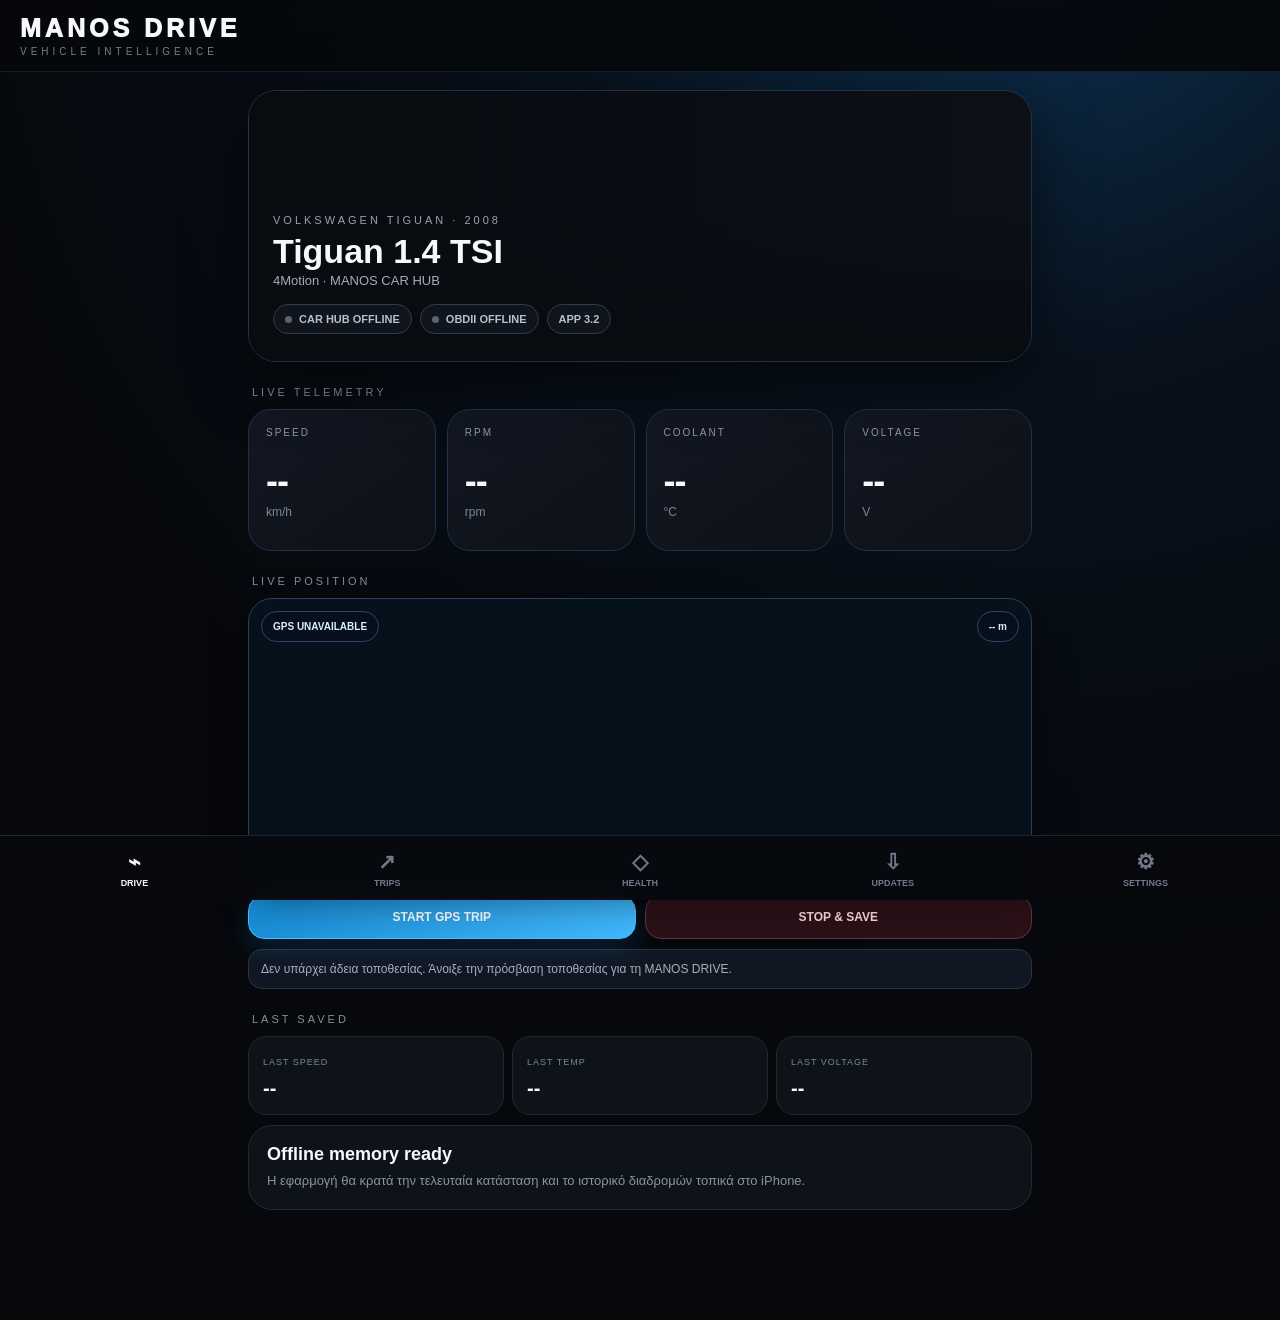
<file: index.html>
<!doctype html>
<html lang="el">
<head>
<meta charset="utf-8">
<meta name="viewport" content="width=device-width,initial-scale=1,viewport-fit=cover">
<meta name="theme-color" content="#06080c">
<meta name="apple-mobile-web-app-capable" content="yes">
<meta name="apple-mobile-web-app-status-bar-style" content="black-translucent">
<link rel="manifest" href="manifest.webmanifest">
<title>MANOS DRIVE</title>
<style>
:root{font-family:-apple-system,BlinkMacSystemFont,"Segoe UI",sans-serif;color:#f6f8fb;background:#06080c;--panel:#0d1420;--line:#213149;--muted:#8d9aab;--accent:#35a7ff;--accent2:#6ad5ff;--danger:#ff4d67}
*{box-sizing:border-box}html,body{margin:0;background:radial-gradient(circle at 80% -10%,#0d3558 0,#08111c 28%,#06080c 62%);color:#f6f8fb;min-height:100%}body{padding-bottom:92px}
header{position:sticky;top:0;z-index:20;padding:calc(env(safe-area-inset-top) + 14px) 20px 14px;background:#06080ce8;backdrop-filter:blur(18px);border-bottom:1px solid #171c25}
.brand{font-size:25px;font-weight:950;letter-spacing:4px}.sub{font-size:10px;letter-spacing:4px;color:#737d8f;margin-top:3px}
main{max-width:820px;margin:auto;padding:18px}
.hero{position:relative;min-height:270px;border:1px solid var(--line);border-radius:28px;overflow:hidden;background:#0c1017;box-shadow:0 18px 60px #0008}
.hero:before{content:"";position:absolute;inset:0;background:linear-gradient(90deg,#080b10 0%,#080b10c9 39%,#080b1040 72%,#080b1015 100%),linear-gradient(0deg,#080b10 0%,transparent 55%),url("https://upload.wikimedia.org/wikipedia/commons/f/fb/VW_Tiguan_front_20071228.jpg") center/cover no-repeat}
.heroInner{position:relative;z-index:2;padding:27px 24px;display:flex;flex-direction:column;min-height:270px;justify-content:flex-end}
.eyebrow{font-size:11px;letter-spacing:3px;color:#9aa3b2;text-transform:uppercase}.hero h1{margin:8px 0 5px;font-size:34px;line-height:1}.hero p{margin:0;color:#a4adbb;font-size:13px}.chips{display:flex;gap:8px;flex-wrap:wrap;margin-top:16px}
.chip{border:1px solid #333c4c;background:#111721cc;border-radius:999px;padding:8px 11px;font-size:11px;font-weight:750;color:#b8c0cd}
.chip.on{color:#eaf7ff;border-color:#2c8ed2;background:#0d2940cc;box-shadow:0 0 18px #249fe233}.dot{display:inline-block;width:7px;height:7px;border-radius:50%;background:#5b6270;margin-right:7px}.on .dot{background:var(--accent2);box-shadow:0 0 14px var(--accent2)}
.sectionTitle{margin:24px 4px 11px;font-size:11px;letter-spacing:3px;color:#858e9e;text-transform:uppercase}
.grid{display:grid;grid-template-columns:repeat(2,minmax(0,1fr));gap:11px}.card{background:linear-gradient(145deg,#121722,#0d1118);border:1px solid var(--line);border-radius:23px;padding:17px;min-height:142px}
.card .label{font-size:10px;letter-spacing:2px;color:#8e97a7}.value{font-weight:900;font-size:36px;margin-top:22px;letter-spacing:-1px}.unit{font-size:12px;color:#7d8798;margin-top:3px}
.stats{display:grid;grid-template-columns:repeat(3,1fr);gap:8px}.mini{background:#0e1219;border:1px solid #202733;border-radius:18px;padding:14px}.mini b{display:block;font-size:20px;margin-top:8px}.mini span{font-size:9px;color:#7f8999;letter-spacing:1px;text-transform:uppercase}
.panel{background:#0e1219;border:1px solid #222a36;border-radius:24px;padding:18px;margin-top:10px}.panel h3{margin:0 0 6px;font-size:18px}.muted{color:#8a94a4;font-size:13px;line-height:1.5}
.actions{display:grid;grid-template-columns:1fr 1fr;gap:9px}.btn{appearance:none;border:1px solid #303949;background:#151b25;color:#f4f6fa;border-radius:16px;padding:14px;font-weight:800;font-size:12px}.btn.primary{background:#edf1f7;color:#080a0e;border-color:#edf1f7}.btn.full{width:100%;margin-top:10px}
.trip{padding:14px 0;border-bottom:1px solid #1d2430}.trip:last-child{border-bottom:0}.tripTop{display:flex;justify-content:space-between;gap:10px}.trip strong{font-size:14px}.trip small{color:#7f8998}
input{width:100%;margin:7px 0 13px;background:#080b10;border:1px solid #303847;border-radius:13px;padding:13px;color:#fff;font-size:15px}
label{font-size:10px;color:#8a94a4;letter-spacing:1px;text-transform:uppercase}
.page{display:none}.page.active{display:block}
nav{position:fixed;z-index:30;left:0;right:0;bottom:0;padding:10px 8px calc(env(safe-area-inset-bottom) + 8px);background:#07090dee;border-top:1px solid #1d2430;backdrop-filter:blur(20px);display:flex;justify-content:space-around}
.navBtn{background:none;border:0;color:#707989;font-size:9px;font-weight:800;min-width:58px;padding:4px}.navBtn .ico{display:block;font-size:21px;margin-bottom:4px}.navBtn.active{color:#f6f8fb}
.notice{font-size:12px;color:#a6afbd;background:#111722;border:1px solid #2b3442;border-radius:14px;padding:12px;margin-top:10px}
.mapWrap{position:relative;overflow:hidden;border-radius:24px;border:1px solid #27405d;background:#07111c;min-height:285px;box-shadow:0 14px 40px #0007}
.mapWrap iframe{width:100%;height:285px;border:0;display:block;filter:saturate(.9) contrast(1.05)}
.mapOverlay{position:absolute;left:12px;right:12px;top:12px;display:flex;justify-content:space-between;gap:8px;pointer-events:none}
.mapBadge{background:#07111ddd;border:1px solid #2b4765;backdrop-filter:blur(12px);border-radius:999px;padding:9px 11px;font-size:10px;font-weight:800;color:#d8efff}
.gpsDot{display:inline-block;width:8px;height:8px;border-radius:50%;background:#6ad5ff;box-shadow:0 0 12px #6ad5ff;margin-right:6px}
.mapActions{display:grid;grid-template-columns:1fr 1fr;gap:9px;margin-top:10px}
.btn.blue{background:linear-gradient(135deg,#168bd4,#42b9ff);color:white;border-color:#4cbfff;box-shadow:0 10px 28px #0a8ed433}
.btn.danger{border-color:#683040;color:#ffdbe1;background:#2b1118}
@media(min-width:700px){.grid{grid-template-columns:repeat(4,1fr)}.actions{grid-template-columns:repeat(4,1fr)}}
</style>
</head>
<body>
<header><div class="brand">MANOS DRIVE</div><div class="sub">VEHICLE INTELLIGENCE</div></header>
<main>
<section id="drive" class="page active">
  <div class="hero">
    <div class="heroInner">
      <div class="eyebrow">Volkswagen Tiguan · 2008</div>
      <h1 id="vehicleTitle">Tiguan 1.4 TSI</h1>
      <p>4Motion · MANOS CAR HUB</p>
      <div class="chips">
        <span class="chip" id="hubChip"><i class="dot"></i>CAR HUB OFFLINE</span>
        <span class="chip" id="obdChip"><i class="dot"></i>OBDII OFFLINE</span>
        <span class="chip">APP 3.2</span>
      </div>
    </div>
  </div>
  <div class="sectionTitle">Live telemetry</div>
  <div class="grid">
    <div class="card"><div class="label">SPEED</div><div class="value" id="speed">--</div><div class="unit">km/h</div></div>
    <div class="card"><div class="label">RPM</div><div class="value" id="rpm">--</div><div class="unit">rpm</div></div>
    <div class="card"><div class="label">COOLANT</div><div class="value" id="coolant">--</div><div class="unit">°C</div></div>
    <div class="card"><div class="label">VOLTAGE</div><div class="value" id="voltage">--</div><div class="unit">V</div></div>
  </div>
  <div class="sectionTitle">Live position</div>
  <div class="mapWrap">
    <iframe id="mapFrame" title="Live map" loading="lazy"></iframe>
    <div class="mapOverlay">
      <span class="mapBadge" id="gpsState"><span class="gpsDot"></span>GPS WAITING</span>
      <span class="mapBadge" id="gpsAccuracy">-- m</span>
    </div>
  </div>
  <div class="mapActions">
    <button class="btn blue" id="trackBtn" onclick="startGpsTrack()">START GPS TRIP</button>
    <button class="btn danger" id="stopBtn" onclick="stopGpsTrack()" disabled>STOP & SAVE</button>
  </div>
  <div class="notice" id="gpsInfo">Το live στίγμα χρησιμοποιεί το GPS του iPhone. Η καταγραφή λειτουργεί όσο η MANOS DRIVE παραμένει ενεργή.</div>
  <div class="sectionTitle">Last saved</div>
  <div class="stats">
    <div class="mini"><span>Last speed</span><b id="lastSpeed">--</b></div>
    <div class="mini"><span>Last temp</span><b id="lastTemp">--</b></div>
    <div class="mini"><span>Last voltage</span><b id="lastVolt">--</b></div>
  </div>
  <div class="panel"><h3 id="memoryTitle">Offline memory ready</h3><div class="muted" id="memoryInfo">Η εφαρμογή θα κρατά την τελευταία κατάσταση και το ιστορικό διαδρομών τοπικά στο iPhone.</div></div>
</section>

<section id="trips" class="page">
  <div class="sectionTitle">Trip history</div>
  <div class="stats">
    <div class="mini"><span>Trips</span><b id="tripCount">0</b></div>
    <div class="mini"><span>Distance</span><b id="totalKm">0</b></div>
    <div class="mini"><span>Drive time</span><b id="totalTime">0m</b></div>
  </div>
  <div class="panel"><h3>Saved trips</h3><div id="tripList" class="muted">Δεν υπάρχουν αποθηκευμένες διαδρομές ακόμα.</div></div>
  <div class="actions" style="margin-top:10px"><button class="btn blue" onclick="$('syncFile').click()">IMPORT CAR HUB BACKUP</button><button class="btn" onclick="openLatestMap()">OPEN LATEST IN GOOGLE MAPS</button><button class="btn" onclick="shareLatest()">SHARE LATEST TRIP</button></div>
<input id="syncFile" type="file" accept=".json,application/json" style="display:none" onchange="importHubBackup(this.files[0])">
<div class="panel" id="tripDetailPanel" style="display:none"><h3>Detailed telemetry</h3><div class="muted" id="tripDetailInfo"></div><canvas id="tripChart" height="180" style="width:100%;margin-top:12px"></canvas><div id="timeline" style="overflow:auto;margin-top:12px"></div></div>
</section>

<section id="health" class="page">
  <div class="sectionTitle">Vehicle health</div>
  <div class="grid">
    <div class="card"><div class="label">LAST COOLANT</div><div class="value" id="healthCoolant">--</div><div class="unit">°C</div></div>
    <div class="card"><div class="label">LAST VOLTAGE</div><div class="value" id="healthVoltage">--</div><div class="unit">V</div></div>
  </div>
  <div class="panel"><h3>Health status</h3><div class="muted" id="healthText">Περιμένω δεδομένα από το Car Hub.</div></div>
</section>

<section id="updates" class="page">
  <div class="sectionTitle">Car Hub updates</div>
  <div class="panel"><h3>Firmware</h3><div class="muted" id="fwText">Current known firmware: --</div><div class="notice">Η εγκατάσταση firmware γίνεται τοπικά από το 192.168.4.1 όταν είσαι συνδεδεμένος στο MANOS-CAR.</div></div>
</section>

<section id="settings" class="page">
  <div class="sectionTitle">Settings</div>
  <div class="panel">
    <label>Fuel price €/L</label><input id="fuelprice" type="number" step=".01">
    <label>Coolant alert °C</label><input id="tempAlert" type="number" step="1">
    <label>Voltage alert V</label><input id="voltAlert" type="number" step=".1">
    <label>Report email</label><input id="reportEmail" type="email" placeholder="name@example.com">
    <button class="btn primary full" onclick="saveSettings()">SAVE SETTINGS</button>
    <div class="muted" style="margin-top:12px">Οι ρυθμίσεις αποθηκεύονται στο iPhone. Αυτόματο email χρειάζεται cloud mail service, οπότε δεν προσποιούμαστε ότι στέλνεται μόνο του. Το ιστορικό όμως παραμένει τοπικά.</div>
  </div>
  <div class="panel"><div class="muted">Vehicle image: Wikimedia Commons · Rudolf Stricker · CC BY-SA 3.0.</div></div>
</section>
</main>

<nav>
<button class="navBtn active" data-page="drive" onclick="showPage('drive',this)"><span class="ico">⌁</span>DRIVE</button>
<button class="navBtn" data-page="trips" onclick="showPage('trips',this)"><span class="ico">↗</span>TRIPS</button>
<button class="navBtn" data-page="health" onclick="showPage('health',this)"><span class="ico">◇</span>HEALTH</button>
<button class="navBtn" data-page="updates" onclick="showPage('updates',this)"><span class="ico">⇩</span>UPDATES</button>
<button class="navBtn" data-page="settings" onclick="showPage('settings',this)"><span class="ico">⚙</span>SETTINGS</button>
</nav>

<script>
const HUB='http://192.168.4.1', KEY='manosDriveStateV3', $=id=>document.getElementById(id);
let store={settings:{fuelprice:'1.80',tempAlert:'105',voltAlert:'11.8',reportEmail:''},lastVehicle:null,trips:[],pending:[],gpsTrack:null,details:{}};
let geoWatch=null,lastMapUpdate=0;
function load(){try{const x=JSON.parse(localStorage.getItem(KEY));if(x)store={...store,...x,settings:{...store.settings,...(x.settings||{})}}}catch(e){};renderLocal()}
function persist(){localStorage.setItem(KEY,JSON.stringify(store))}
function showPage(id,b){document.querySelectorAll('.page').forEach(x=>x.classList.toggle('active',x.id===id));document.querySelectorAll('.navBtn').forEach(x=>x.classList.remove('active'));if(b)b.classList.add('active')}
function renderLocal(){
  const s=store.settings; $('fuelprice').value=s.fuelprice;$('tempAlert').value=s.tempAlert;$('voltAlert').value=s.voltAlert;$('reportEmail').value=s.reportEmail||'';
  const v=store.lastVehicle;
  if(v){$('lastSpeed').textContent=(v.speed??0)+' km/h';$('lastTemp').textContent=(v.coolant??0)+'°';$('lastVolt').textContent=(v.voltage??0)+'V';$('healthCoolant').textContent=v.coolant??'--';$('healthVoltage').textContent=v.voltage??'--';$('memoryTitle').textContent='Last vehicle data saved';$('memoryInfo').textContent='Τελευταία ενημέρωση: '+new Date(v.savedAt).toLocaleString('el-GR');healthCheck(v)}
  renderTrips()
}
function healthCheck(v){let m='Οι τελευταίες αποθηκευμένες ενδείξεις είναι εντός των ορίων που έχεις ορίσει.';if(Number(v.coolant)>=Number(store.settings.tempAlert))m='Προσοχή: η τελευταία θερμοκρασία ψυκτικού ήταν πάνω από το όριο.';if(Number(v.voltage)>0&&Number(v.voltage)<=Number(store.settings.voltAlert))m='Προσοχή: η τελευταία τάση ήταν χαμηλή.';$('healthText').textContent=m}
function renderTrips(){const t=store.trips||[];$('tripCount').textContent=t.length;$('totalKm').textContent=t.reduce((a,x)=>a+Number(x.distance||0),0).toFixed(1)+' km';const mins=Math.round(t.reduce((a,x)=>a+Number(x.durationSec||0),0)/60);$('totalTime').textContent=mins+'m';$('tripList').innerHTML=t.length?t.slice().reverse().map((x,i)=>{const idx=t.length-1-i,d=store.details&&store.details[String(x.id)];return '<div class="trip"><div class="tripTop"><strong>Trip '+(x.id||idx+1)+' · '+new Date(x.endedAt||x.savedAt||Date.now()).toLocaleString('el-GR')+'</strong><small>'+Number(x.distance||0).toFixed(1)+' km</small></div><div class="muted">Max '+Math.round(x.maxSpeed||0)+' km/h · Avg '+Math.round(x.avgSpeed||0)+' km/h · Max RPM '+Math.round(x.maxRpm||0)+' · Temp '+Math.round(x.maxCoolant||0)+'°C · Load '+Math.round(x.maxLoad||0)+'% · Throttle '+Math.round(x.maxThrottle||0)+'%</div>'+(d?'<button class="btn blue" style="margin-top:9px" onclick="showTripDetail(\''+String(x.id)+'\')">DETAILS & GRAPH</button> ':'')+(x.points&&x.points.length?'<button class="btn" style="margin-top:9px" onclick="openTripMap(store.trips['+idx+'])">MAP</button>':'')+'</div>'}).join(''):'Δεν υπάρχουν αποθηκευμένες διαδρομές ακόμα.'}

async function importHubBackup(file){if(!file)return;try{const data=JSON.parse(await file.text());const trips=Array.isArray(data)?data:(data.trips||[]);const byId=new Map((store.trips||[]).filter(x=>x.id!==undefined).map(x=>[String(x.id),x]));for(const t of trips){if(t.id!==undefined)byId.set(String(t.id),{...(byId.get(String(t.id))||{}),...t,syncedAt:Date.now()})}const gps=(store.trips||[]).filter(x=>x.source==='gps'&&x.id===undefined);store.trips=[...gps,...byId.values()];store.details=store.details||{};if(data.latestDetail&&data.latestDetail.tripId&&Array.isArray(data.latestDetail.samples)){store.details[String(data.latestDetail.tripId)]=data.latestDetail}persist();renderTrips();$('memoryTitle').textContent='Car Hub sync complete';$('memoryInfo').textContent='Εισήχθησαν '+trips.length+' trips. Το αναλυτικό timeline αποθηκεύτηκε στο iPhone.'}catch(e){$('memoryTitle').textContent='Import failed';$('memoryInfo').textContent='Το αρχείο δεν είναι έγκυρο MANOS DRIVE backup.'}}
function showTripDetail(id){const d=store.details&&store.details[String(id)];if(!d||!d.samples)return;const p=$('tripDetailPanel');p.style.display='block';const a=d.samples;$('tripDetailInfo').textContent=a.length+' telemetry samples · περίπου κάθε '+(d.intervalSec||15)+' sec · Trip '+id;$('timeline').innerHTML='<table style="width:100%;font-size:11px;border-collapse:collapse"><tr><th>Time</th><th>km/h</th><th>RPM</th><th>°C</th><th>V</th><th>Load</th><th>Throttle</th><th>Intake</th><th>MAP</th><th>MAF</th><th>Fuel</th><th>Timing</th></tr>'+a.map(s=>'<tr><td>'+Math.floor(s.t/60)+':'+String(s.t%60).padStart(2,'0')+'</td><td>'+s.speed+'</td><td>'+s.rpm+'</td><td>'+s.coolant+'</td><td>'+s.voltage+'</td><td>'+s.load+'%</td><td>'+s.throttle+'%</td><td>'+s.intake+'°</td><td>'+s.map+'</td><td>'+s.maf+'</td><td>'+s.fuel+'%</td><td>'+s.timing+'°</td></tr>').join('')+'</table>';drawTripChart(a);p.scrollIntoView({behavior:'smooth'})}
function drawTripChart(a){const cv=$('tripChart'),dpr=window.devicePixelRatio||1,w=Math.max(300,cv.clientWidth),h=180;cv.width=w*dpr;cv.height=h*dpr;const x=cv.getContext('2d');x.scale(dpr,dpr);x.clearRect(0,0,w,h);x.strokeStyle='#26384d';x.lineWidth=1;for(let y=20;y<h;y+=40){x.beginPath();x.moveTo(0,y);x.lineTo(w,y);x.stroke()}const series=[['speed',220],['coolant',130],['rpm',7000]];const cols=['#35a7ff','#ff6b78','#7fe0b8'];series.forEach((q,qi)=>{x.strokeStyle=cols[qi];x.lineWidth=2;x.beginPath();a.forEach((s,i)=>{const px=i/Math.max(1,a.length-1)*(w-8)+4,py=h-8-(Number(s[q[0]])/q[1])*(h-20);if(i===0)x.moveTo(px,py);else x.lineTo(px,py)});x.stroke()});x.font='11px -apple-system';x.fillStyle='#35a7ff';x.fillText('Speed',8,14);x.fillStyle='#ff6b78';x.fillText('Coolant',55,14);x.fillStyle='#7fe0b8';x.fillText('RPM',112,14)}
function haversine(a,b){const R=6371,toRad=x=>x*Math.PI/180,dLat=toRad(b.lat-a.lat),dLon=toRad(b.lng-a.lng),la1=toRad(a.lat),la2=toRad(b.lat);const q=Math.sin(dLat/2)**2+Math.cos(la1)*Math.cos(la2)*Math.sin(dLon/2)**2;return 2*R*Math.asin(Math.sqrt(q))}
function updateMap(lat,lng,acc){
  const now=Date.now(); if(now-lastMapUpdate<7000)return; lastMapUpdate=now;
  $('mapFrame').src='https://www.google.com/maps?q='+lat+','+lng+'&z=16&output=embed';
  $('gpsState').innerHTML='<span class="gpsDot"></span>GPS LIVE';
  $('gpsAccuracy').textContent=Math.round(acc||0)+' m';
}
function onGeo(pos){
  const p={lat:pos.coords.latitude,lng:pos.coords.longitude,acc:pos.coords.accuracy,ts:Date.now()};
  updateMap(p.lat,p.lng,p.acc);
  if(store.gpsTrack){
    const pts=store.gpsTrack.points||[],last=pts[pts.length-1];
    if(!last||haversine(last,p)>=0.01){pts.push(p);store.gpsTrack.points=pts;persist();$('gpsInfo').textContent='GPS trip recording · '+pts.length+' σημεία αποθηκευμένα';}
  }
}
function geoError(e){$('gpsState').textContent='GPS UNAVAILABLE';$('gpsInfo').textContent='Δεν υπάρχει άδεια τοποθεσίας. Άνοιξε την πρόσβαση τοποθεσίας για τη MANOS DRIVE.'}
function ensureGeo(){if(!navigator.geolocation){geoError();return}if(geoWatch===null)geoWatch=navigator.geolocation.watchPosition(onGeo,geoError,{enableHighAccuracy:true,maximumAge:3000,timeout:12000})}
function startGpsTrack(){
  ensureGeo(); if(store.gpsTrack)return;
  store.gpsTrack={startedAt:Date.now(),points:[]};persist();
  $('trackBtn').disabled=true;$('stopBtn').disabled=false;$('gpsInfo').textContent='GPS trip recording ξεκίνησε…';
}
function stopGpsTrack(){
  const g=store.gpsTrack;if(!g)return;const pts=g.points||[];
  let dist=0;for(let i=1;i<pts.length;i++)dist+=haversine(pts[i-1],pts[i]);
  const trip={source:'gps',startedAt:g.startedAt,endedAt:Date.now(),savedAt:Date.now(),distance:dist,durationSec:Math.round((Date.now()-g.startedAt)/1000),maxSpeed:0,avgSpeed:0,maxCoolant:0,points:pts};
  store.trips.push(trip);store.gpsTrack=null;persist();renderTrips();
  $('trackBtn').disabled=false;$('stopBtn').disabled=true;$('gpsInfo').textContent='GPS trip αποθηκεύτηκε τοπικά στο iPhone · '+dist.toFixed(1)+' km';
}
function openTripMap(x){
  if(!x||!x.points||!x.points.length)return;
  const pts=x.points,first=pts[0],last=pts[pts.length-1];
  let u='https://www.google.com/maps/dir/?api=1&origin='+first.lat+','+first.lng+'&destination='+last.lat+','+last.lng+'&travelmode=driving';
  window.open(u,'_blank');
}
function openLatestMap(){const x=(store.trips||[]).slice().reverse().find(t=>t.points&&t.points.length);if(x)openTripMap(x)}

function saveSettings(){store.settings={fuelprice:$('fuelprice').value,tempAlert:$('tempAlert').value,voltAlert:$('voltAlert').value,reportEmail:$('reportEmail').value};persist();renderLocal()}
async function api(path,method='GET',body){const r=await fetch(HUB+path,{method,body,cache:'no-store'});if(!r.ok)throw Error(r.status);const ct=r.headers.get('content-type')||'';return ct.includes('json')?r.json():r.text()}
function offline(){ $('hubChip').classList.remove('on');$('hubChip').innerHTML='<i class="dot"></i>CAR HUB OFFLINE';$('obdChip').classList.remove('on');$('obdChip').innerHTML='<i class="dot"></i>OBDII OFFLINE';['speed','rpm','coolant','voltage'].forEach(k=>$(k).textContent='--') }
function renderLive(s){$('hubChip').classList.add('on');$('hubChip').innerHTML='<i class="dot"></i>CAR HUB ONLINE';$('obdChip').classList.toggle('on',!!s.obd_connected);$('obdChip').innerHTML='<i class="dot"></i>'+(s.obd_connected?'OBDII CONNECTED':'OBDII '+(s.obd_state||'OFFLINE'));for(const k of ['speed','rpm','coolant','voltage'])if(s[k]!==undefined)$(k).textContent=s[k];$('fwText').textContent='Current Car Hub firmware: '+(s.version||'--');store.lastVehicle={speed:s.speed??0,rpm:s.rpm??0,coolant:s.coolant??0,voltage:s.voltage??0,savedAt:Date.now()};persist();renderLocal()}
async function sync(){try{const s=await api('/api/status');renderLive(s);try{const trips=await api('/api/trips');if(Array.isArray(trips)&&trips.length){store.trips=trips;persist();renderTrips()}}catch(e){}}catch(e){offline()}}
async function shareLatest(){const x=(store.trips||[]).slice(-1)[0];if(!x)return;const text='MANOS DRIVE Trip\n'+new Date(x.endedAt||Date.now()).toLocaleString('el-GR')+'\nDistance: '+Number(x.distance||0).toFixed(1)+' km\nAvg: '+Math.round(x.avgSpeed||0)+' km/h\nMax: '+Math.round(x.maxSpeed||0)+' km/h\nMax coolant: '+Math.round(x.maxCoolant||0)+'°C';if(navigator.share)await navigator.share({title:'MANOS DRIVE Trip',text});else navigator.clipboard?.writeText(text)}
load();offline();ensureGeo();if(store.gpsTrack){$('trackBtn').disabled=true;$('stopBtn').disabled=false;$('gpsInfo').textContent='GPS trip recording συνεχίζεται όσο η εφαρμογή είναι ενεργή.'}sync();setInterval(sync,4000);if('serviceWorker'in navigator)navigator.serviceWorker.register('./sw.js');
</script>
</body></html>
</file>
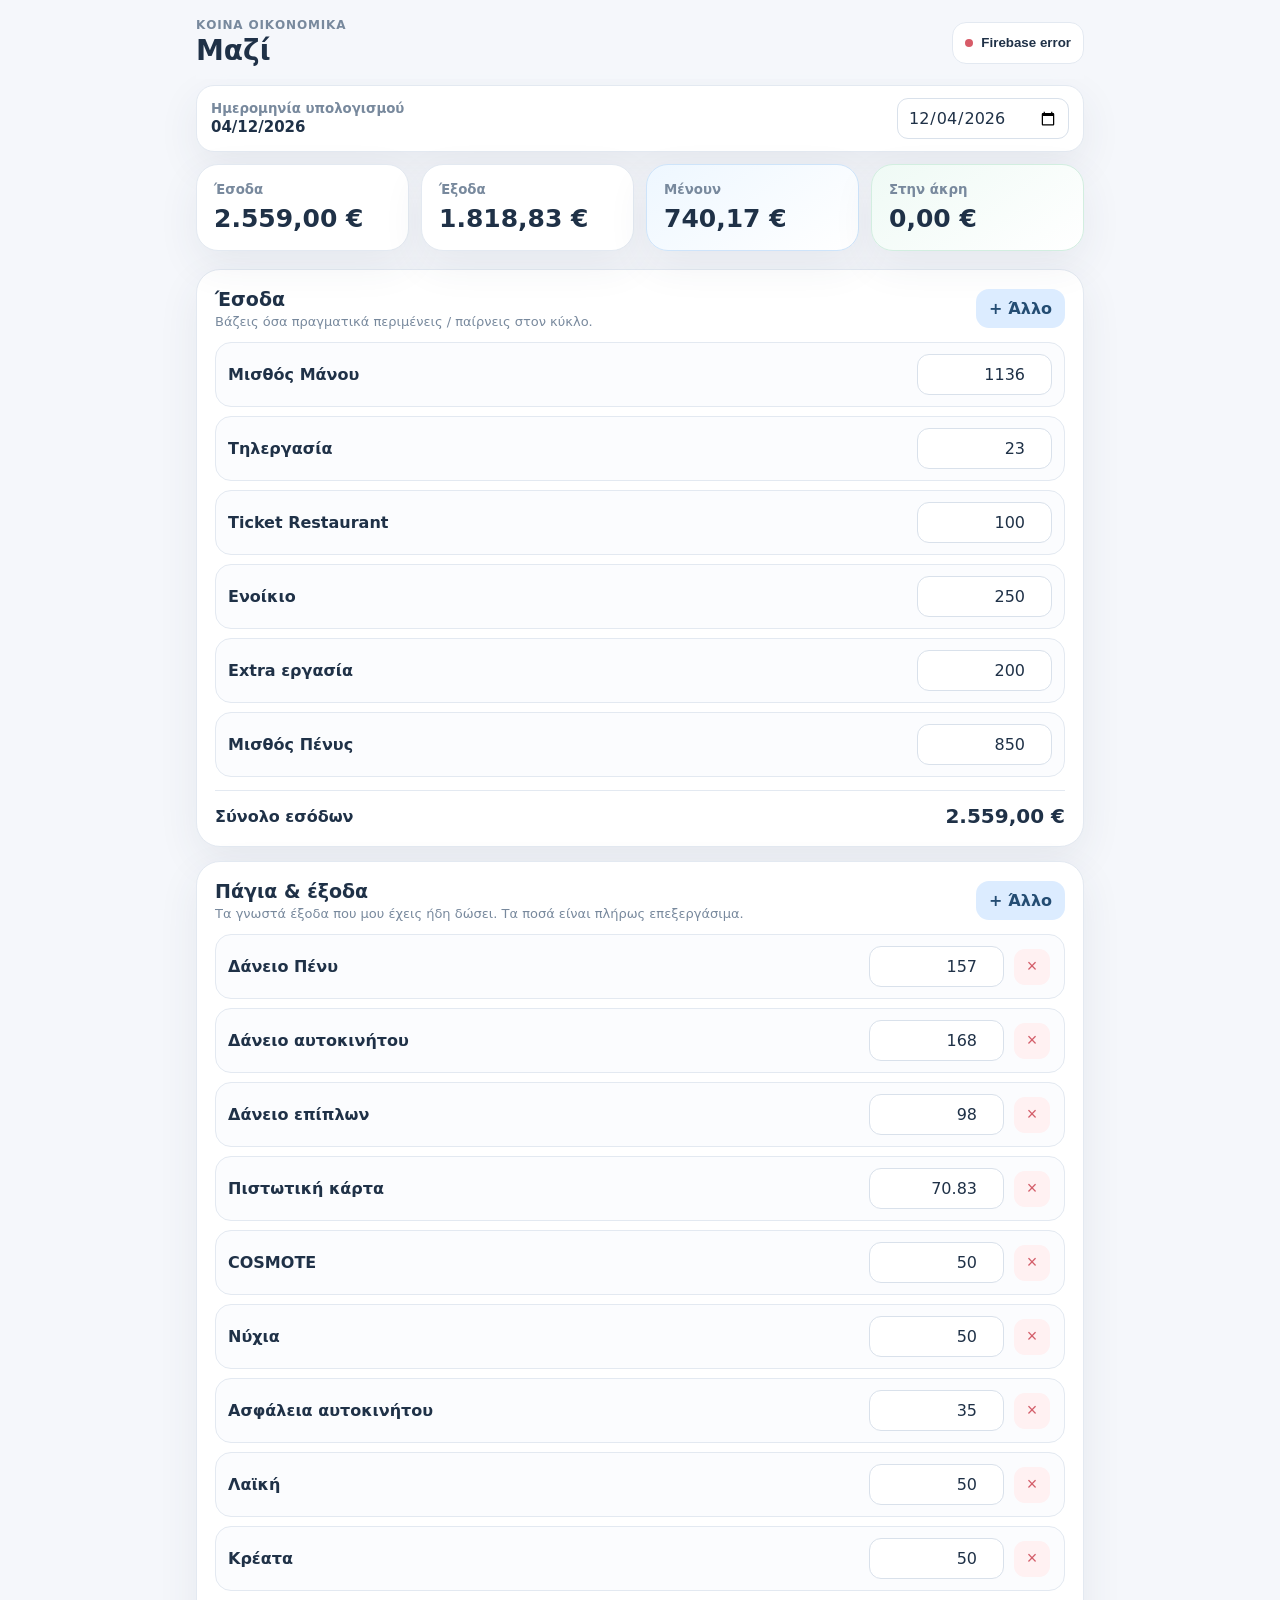
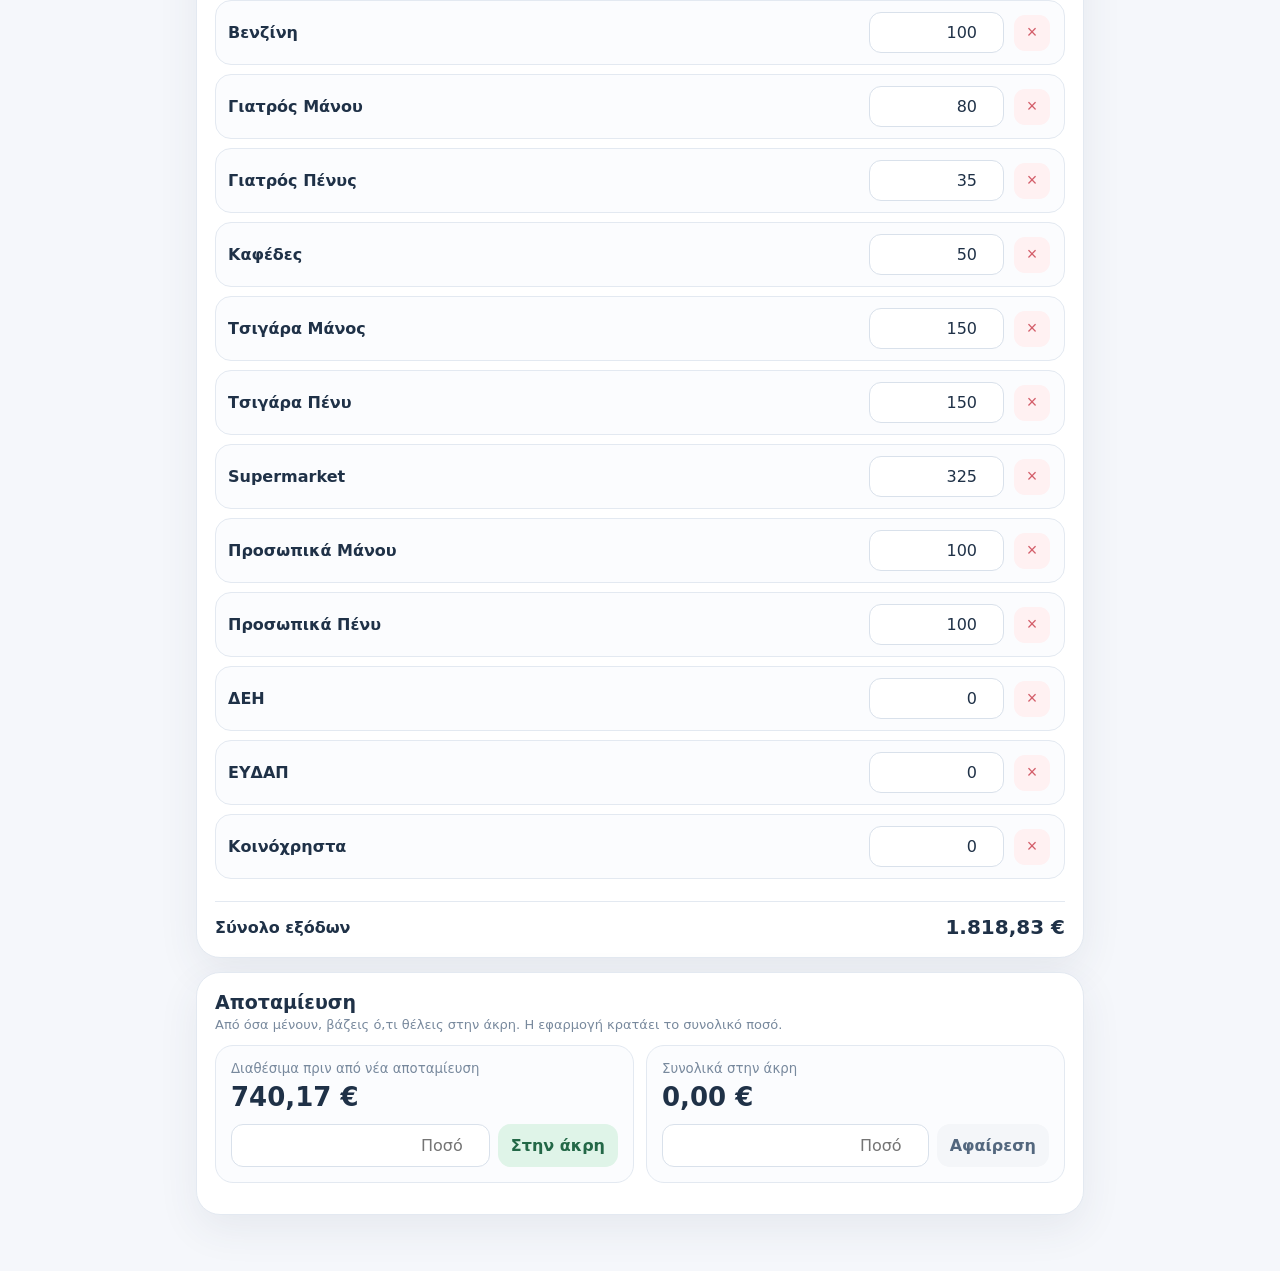
<file: mazi-budget/index-v42.html>
<!doctype html>
<html lang="el">
<head>
<meta charset="utf-8">
<meta name="viewport" content="width=device-width,initial-scale=1,viewport-fit=cover">
<meta name="theme-color" content="#f5f7fb">
<meta name="apple-mobile-web-app-capable" content="yes">
<meta name="apple-mobile-web-app-status-bar-style" content="default">
<meta name="apple-mobile-web-app-title" content="Μαζί">
<link rel="manifest" href="./manifest.webmanifest">
<title>Μαζί — Οικονομικά v4.2</title>
<style>
:root{--bg:#f5f7fb;--card:#fff;--text:#1f3147;--muted:#78899d;--line:#e3e9f1;--blue:#8bbcf2;--blue2:#dcecff;--green:#3aaa78;--red:#d35d69;--orange:#d99a43;--shadow:0 14px 40px rgba(45,62,86,.08)}
*{box-sizing:border-box}html,body{margin:0;min-height:100%;background:var(--bg);color:var(--text);font-family:Inter,ui-sans-serif,system-ui,-apple-system,BlinkMacSystemFont,"Segoe UI",sans-serif}
body{padding:0 0 42px}.shell{max-width:920px;margin:0 auto;padding:0 16px}.topbar{position:sticky;top:0;z-index:8;background:rgba(245,247,251,.92);backdrop-filter:blur(14px);display:flex;justify-content:space-between;align-items:center;padding:18px 0 12px}.eyebrow{font-size:12px;font-weight:800;color:var(--muted);letter-spacing:.07em;text-transform:uppercase}.topbar h1{margin:2px 0 0;font-size:28px}.sync-status-btn{border:1px solid var(--line);background:#fff;color:var(--text);height:42px;border-radius:14px;padding:0 12px;display:flex;align-items:center;gap:8px;font-weight:800}.sync-dot{width:8px;height:8px;border-radius:50%;background:#a9b4c1}.sync-status-btn[data-state="synced"] .sync-dot{background:var(--green)}.sync-status-btn[data-state="working"] .sync-dot,.sync-status-btn[data-state="pending"] .sync-dot{background:var(--orange)}.sync-status-btn[data-state="error"] .sync-dot,.sync-status-btn[data-state="offline"] .sync-dot{background:var(--red)}
.calc-date-bar{display:flex;justify-content:space-between;align-items:center;gap:12px;background:#fff;border:1px solid var(--line);border-radius:18px;padding:12px 14px;margin:6px 0 12px;box-shadow:var(--shadow)}
.calc-date-bar .label{display:flex;flex-direction:column;gap:2px}.calc-date-bar small{color:var(--muted);font-weight:700}.calc-date-bar strong{font-size:15px}.calc-date-bar input{border:1px solid #d9e1eb;background:#fff;color:var(--text);border-radius:11px;padding:9px 10px;font:inherit}
.summary{display:grid;grid-template-columns:repeat(4,1fr);gap:12px;margin:8px 0 18px}.kpi{background:var(--card);border:1px solid var(--line);border-radius:22px;padding:17px;box-shadow:var(--shadow)}.kpi small{display:block;color:var(--muted);font-weight:700;margin-bottom:7px}.kpi strong{font-size:25px}.kpi.remain{background:linear-gradient(145deg,#eef7ff,#fff);border-color:#cee4fa}.kpi.savings{background:linear-gradient(145deg,#effaf5,#fff);border-color:#d2eee0}
.section{background:var(--card);border:1px solid var(--line);border-radius:24px;padding:18px;margin:14px 0;box-shadow:var(--shadow)}.section-head{display:flex;justify-content:space-between;align-items:center;gap:12px;margin-bottom:13px}.section h2{margin:0;font-size:19px}.section p{margin:4px 0 0;color:var(--muted);font-size:13px}.list{display:flex;flex-direction:column;gap:9px}.money-row{display:grid;grid-template-columns:minmax(0,1fr) 135px 38px;gap:10px;align-items:center;padding:11px 12px;border:1px solid var(--line);border-radius:16px;background:#fbfcfe}.money-row.fixed{grid-template-columns:minmax(0,1fr) 135px}.money-row label{font-weight:750;min-width:0}.money-row input{width:100%;border:1px solid #d9e1eb;background:#fff;border-radius:12px;padding:10px 11px;font:inherit;text-align:right;color:var(--text)}.delete{border:0;background:#fff1f2;color:var(--red);width:36px;height:36px;border-radius:11px;font-size:18px;cursor:pointer}.btn{border:0;border-radius:13px;padding:10px 13px;font:inherit;font-weight:800;cursor:pointer}.btn.primary{background:var(--blue);color:#17324f}.btn.soft{background:var(--blue2);color:#244d73}.btn.green{background:#dff4e8;color:#236847}.btn.ghost{background:#f4f6f9;color:#53677e}.actions{display:flex;gap:8px;flex-wrap:wrap}.total-line{display:flex;justify-content:space-between;align-items:center;margin-top:13px;padding-top:13px;border-top:1px solid var(--line);font-weight:800}.total-line strong{font-size:20px}.savings-box{display:grid;grid-template-columns:1fr 1fr;gap:12px}.save-card{border:1px solid var(--line);border-radius:18px;padding:15px;background:#fbfcfe}.save-card small{display:block;color:var(--muted);margin-bottom:6px}.save-card strong{font-size:26px}.save-form{display:flex;gap:8px;margin-top:12px}.save-form input{flex:1;min-width:0;border:1px solid #d9e1eb;background:#fff;border-radius:12px;padding:11px;font:inherit;text-align:right}.history{margin-top:13px;display:flex;flex-direction:column;gap:7px}.history-row{display:flex;justify-content:space-between;align-items:center;gap:10px;padding:9px 11px;border-radius:12px;background:#f7f9fc;font-size:13px}
.history-actions{display:flex;align-items:center;gap:8px}.history-delete{border:0;background:#fff1f2;color:var(--red);width:30px;height:30px;border-radius:9px;font-size:16px;cursor:pointer}.muted{color:var(--muted)}.positive{color:var(--green)}.negative{color:var(--red)}
.modal{width:min(520px,calc(100% - 24px));border:1px solid var(--line);border-radius:24px;background:#fff;color:var(--text);padding:0;box-shadow:0 30px 90px rgba(0,0,0,.18)}.modal::backdrop{background:rgba(24,36,52,.35);backdrop-filter:blur(4px)}.modal-inner{padding:20px}.modal-head{display:flex;justify-content:space-between;align-items:center}.modal-head h2{margin:0}.close{border:0;background:#f2f5f8;width:36px;height:36px;border-radius:11px}.modal-body{margin-top:14px}.form-grid{display:grid;grid-template-columns:1fr 1fr;gap:12px}.field{display:flex;flex-direction:column;gap:6px}.field label{font-size:12px;color:var(--muted);font-weight:800}.field input,.field select{width:100%;border:1px solid var(--line);border-radius:12px;padding:11px;font:inherit;background:#fff}.modal-footer{display:flex;justify-content:flex-end;gap:8px;margin-top:18px}.notice{padding:12px 13px;border-radius:14px;background:#eef7ff;color:#45647f;border:1px solid #d4e7f9;font-size:13px}
@media(max-width:720px){.summary{grid-template-columns:1fr 1fr}.savings-box{grid-template-columns:1fr}.money-row,.money-row.fixed{grid-template-columns:minmax(0,1fr) 112px 36px}.money-row.fixed{grid-template-columns:minmax(0,1fr) 112px}.kpi strong{font-size:22px}.topbar h1{font-size:24px}}
@media(max-width:480px){.shell{padding:0 12px}.summary{gap:9px}.kpi{padding:14px;border-radius:18px}.section{padding:14px;border-radius:20px}.money-row{padding:9px}.sync-status-btn{width:42px;padding:0;justify-content:center}.sync-status-btn span:last-child{display:none}.form-grid{grid-template-columns:1fr}}
</style>
</head>
<body>
<div class="shell">
<header class="topbar">
  <div><div class="eyebrow">Κοινά οικονομικά</div><h1>Μαζί</h1></div>
  <button class="sync-status-btn" id="syncStatusButton" type="button"><span class="sync-dot"></span><span id="syncStatusText">Σύνδεση</span></button>
</header>

<section class="calc-date-bar">
  <div class="label"><small>Ημερομηνία υπολογισμού</small><strong id="calcDateText">—</strong></div>
  <input id="calcDate" type="date" aria-label="Ημερομηνία υπολογισμού">
</section>

<section class="summary">
  <div class="kpi"><small>Έσοδα</small><strong id="sumIncome">0 €</strong></div>
  <div class="kpi"><small>Έξοδα</small><strong id="sumExpenses">0 €</strong></div>
  <div class="kpi remain"><small>Μένουν</small><strong id="sumRemain">0 €</strong></div>
  <div class="kpi savings"><small>Στην άκρη</small><strong id="sumSavings">0 €</strong></div>
</section>

<section class="section">
  <div class="section-head"><div><h2>Έσοδα</h2><p>Βάζεις όσα πραγματικά περιμένεις / παίρνεις στον κύκλο.</p></div><button class="btn soft" id="addIncome">+ Άλλο</button></div>
  <div id="incomeList" class="list"></div>
  <div class="total-line"><span>Σύνολο εσόδων</span><strong id="incomeTotal">0 €</strong></div>
</section>

<section class="section">
  <div class="section-head"><div><h2>Πάγια & έξοδα</h2><p>Τα γνωστά έξοδα που μου έχεις ήδη δώσει. Τα ποσά είναι πλήρως επεξεργάσιμα.</p></div><button class="btn soft" id="addExpense">+ Άλλο</button></div>
  <div id="expenseList" class="list"></div>
  <div id="extraExpenseList" class="list" style="margin-top:9px"></div>
  <div class="total-line"><span>Σύνολο εξόδων</span><strong id="expenseTotal">0 €</strong></div>
</section>

<section class="section">
  <div class="section-head"><div><h2>Αποταμίευση</h2><p>Από όσα μένουν, βάζεις ό,τι θέλεις στην άκρη. Η εφαρμογή κρατάει το συνολικό ποσό.</p></div></div>
  <div class="savings-box">
    <div class="save-card">
      <small>Διαθέσιμα πριν από νέα αποταμίευση</small>
      <strong id="beforeSave">0 €</strong>
      <div class="save-form"><input id="saveAmount" type="number" min="0" step="0.01" placeholder="Ποσό"><button class="btn green" id="saveMoney">Στην άκρη</button></div>
    </div>
    <div class="save-card">
      <small>Συνολικά στην άκρη</small>
      <strong id="savingsTotal">0 €</strong>
      <div class="save-form"><input id="withdrawAmount" type="number" min="0" step="0.01" placeholder="Ποσό"><button class="btn ghost" id="withdrawMoney">Αφαίρεση</button></div>
    </div>
  </div>
  <div id="savingsHistory" class="history"></div>
</section>
</div>

<dialog id="modal" class="modal"></dialog>

<script>
const euro=n=>new Intl.NumberFormat('el-GR',{style:'currency',currency:'EUR'}).format(Number(n||0));
const today=()=>new Date().toISOString().slice(0,10);
const storeKey='mazi-budget-v2';

const defaultIncomeRows=[
 ['i1','Μισθός Μάνου',1136],
 ['i2','Τηλεργασία',23],
 ['i3','Ticket Restaurant',100],
 ['i4','Ενοίκιο',250],
 ['i5','Extra εργασία',200],
 ['i6','Μισθός Πένυς',850]
];
const defaultExpenseRows=[
 ['e1','Δάνειο Πένυ',157],
 ['e2','Δάνειο αυτοκινήτου',168],
 ['e3','Δάνειο επίπλων',98],
 ['e4','Πιστωτική κάρτα',70.83],
 ['e5','COSMOTE',50],
 ['e6','Νύχια',50],
 ['e7','Ασφάλεια αυτοκινήτου',35],
 ['e8','Λαϊκή',50],
 ['e9','Κρέατα',50],
 ['e10','Βενζίνη',100],
 ['e11','Γιατρός Μάνου',80],
 ['e12','Γιατρός Πένυς',35],
 ['e13','Καφέδες',50],
 ['e14','Τσιγάρα Μάνος',150],
 ['e15','Τσιγάρα Πένυ',150],
 ['e16','Supermarket',325],
 ['e17','Προσωπικά Μάνου',100],
 ['e18','Προσωπικά Πένυ',100],
 ['e19','ΔΕΗ',0],
 ['e20','ΕΥΔΑΠ',0],
 ['e21','Κοινόχρηστα',0]
];

const defaults={
 schema:4,
 setupComplete:true,
 calculationDate:new Date().toISOString().slice(0,10),
 incomes:defaultIncomeRows.map(x=>({id:x[0],name:x[1],amount:x[2]})),
 expenses:defaultExpenseRows.map(x=>({id:x[0],name:x[1],amount:x[2]})),
 extraIncomes:[],
 extraExpenses:[],
 savings:0,
 savedThisCycle:0,
 withdrawnThisCycle:0,
 savingsTx:[]
};

function deepMerge(base,override){
 if(Array.isArray(base))return Array.isArray(override)?override:base;
 if(base&&typeof base==='object'){for(const k of Object.keys(base)){if(override&&override[k]!==undefined)base[k]=deepMerge(base[k],override[k])}for(const k of Object.keys(override||{})){if(base[k]===undefined)base[k]=override[k]}return base}
 return override===undefined?base:override;
}

function migrateOld(old){
 const n=structuredClone(defaults);
 if(!old||typeof old!=='object')return n;
 n.savings=Number(old.savings||0);
 n.calculationDate=old.calculationDate||new Date().toISOString().slice(0,10);
 const oldInc=Array.isArray(old.incomes)?old.incomes:[];
 n.incomes.forEach(i=>{const x=oldInc.find(o=>o.id===i.id||o.name===i.name);if(x)i.amount=Number(x.amount||0)});
 const oldExp=Array.isArray(old.expenses)?old.expenses:[];
 n.expenses.forEach(e=>{const x=oldExp.find(o=>o.id===e.id||o.name===e.name);if(x)e.amount=Number(x.actual!=null?x.actual:(x.planned||0))});
 const known=new Set(n.expenses.map(e=>e.name));
 n.extraExpenses=oldExp.filter(e=>!known.has(e.name)&&Number(e.actual||e.planned||0)>0).map(e=>({id:'x'+Date.now()+Math.random(),name:e.name||'Άλλο',amount:Number(e.actual||e.planned||0)}));
 return n;
}

function load(){
 try{
  const old=JSON.parse(localStorage.getItem(storeKey));
  if(old&&old.schema===4)return deepMerge(structuredClone(defaults),old);
  const migrated=migrateOld(old);
  localStorage.setItem(storeKey,JSON.stringify(migrated));
  return migrated;
 }catch{return structuredClone(defaults)}
}

let state=load();

function save(){
 localStorage.setItem(storeKey,JSON.stringify(state));
 if(window.maziSyncChanged)window.maziSyncChanged();
}
function spentAmount(e){return Number(e.amount||0)}
function totalIncome(){return [...state.incomes,...state.extraIncomes].reduce((s,x)=>s+Number(x.amount||0),0)}
function totalExpenses(){return [...state.expenses,...state.extraExpenses].reduce((s,x)=>s+Number(x.amount||0),0)}
function availableBeforeSaving(){return totalIncome()-totalExpenses()-Number(state.savedThisCycle||0)+Number(state.withdrawnThisCycle||0)}
function remaining(){return availableBeforeSaving()}

function rowHtml(item,type,fixed){
 const removable=type==='expense'||!fixed;
 const del=removable?'<button class="delete" data-remove="'+type+'" data-id="'+item.id+'" title="Αφαίρεση">×</button>':'';
 return '<div class="money-row '+(removable?'':'fixed')+'"><label>'+esc(item.name)+'</label><input type="number" min="0" step="0.01" value="'+Number(item.amount||0)+'" data-kind="'+type+'" data-id="'+item.id+'">'+del+'</div>';
}
function esc(s=''){return String(s).replace(/[&<>'"]/g,c=>({'&':'&amp;','<':'&lt;','>':'&gt;',"'":'&#39;','"':'&quot;'}[c]))}
function fmtCalcDate(d){
 if(!d)return '—';
 const x=new Date(d+'T12:00:00');
 return x.toLocaleDateString('el-GR',{day:'2-digit',month:'2-digit',year:'numeric'});
}
function render(){
 if(!state.calculationDate)state.calculationDate=new Date().toISOString().slice(0,10);
 const calcInput=document.getElementById('calcDate');
 if(calcInput)calcInput.value=state.calculationDate;
 const calcText=document.getElementById('calcDateText');
 if(calcText)calcText.textContent=fmtCalcDate(state.calculationDate);
 document.getElementById('incomeList').innerHTML=state.incomes.map(x=>rowHtml(x,'income',true)).join('')+state.extraIncomes.map(x=>rowHtml(x,'extraIncome',false)).join('');
 document.getElementById('expenseList').innerHTML=state.expenses.map(x=>rowHtml(x,'expense',true)).join('');
 document.getElementById('extraExpenseList').innerHTML=state.extraExpenses.map(x=>rowHtml(x,'extraExpense',false)).join('');
 const hist=(state.savingsTx||[]).slice().reverse().slice(0,8);
 document.getElementById('savingsHistory').innerHTML=hist.length?hist.map((x,idx)=>'<div class="history-row"><span>'+esc(x.label||'Κίνηση')+' <span class="muted">· '+esc(x.date||'')+'</span></span><div class="history-actions"><strong class="'+(Number(x.amount)>=0?'positive':'negative')+'">'+(Number(x.amount)>=0?'+':'')+euro(x.amount)+'</strong><button class="history-delete" data-saving-remove="'+idx+'" title="Αφαίρεση καταχώρισης">×</button></div></div>').join(''):'';
 bindRows();
 bindSavingsHistory(hist);
 updateTotals();
}
function updateTotals(){
 const inc=totalIncome(),exp=totalExpenses(),rem=remaining();
 document.getElementById('sumIncome').textContent=euro(inc);
 document.getElementById('sumExpenses').textContent=euro(exp);
 document.getElementById('sumRemain').textContent=euro(rem);
 document.getElementById('sumRemain').className=rem<0?'negative':'';
 document.getElementById('sumSavings').textContent=euro(state.savings);
 document.getElementById('incomeTotal').textContent=euro(inc);
 document.getElementById('expenseTotal').textContent=euro(exp);
 document.getElementById('beforeSave').textContent=euro(rem);
 document.getElementById('savingsTotal').textContent=euro(state.savings);
}
function bindRows(){
 document.querySelectorAll('[data-kind]').forEach(inp=>inp.addEventListener('input',()=>{
  const kind=inp.dataset.kind,id=inp.dataset.id,val=Math.max(0,Number(inp.value||0));
  const arr=kind==='income'?state.incomes:kind==='extraIncome'?state.extraIncomes:kind==='expense'?state.expenses:state.extraExpenses;
  const x=arr.find(v=>v.id===id);if(x)x.amount=val;
  save();updateTotals();
 }));
 document.querySelectorAll('[data-remove]').forEach(b=>b.addEventListener('click',()=>{
  const map={income:state.incomes,extraIncome:state.extraIncomes,expense:state.expenses,extraExpense:state.extraExpenses};
  const arr=map[b.dataset.remove]; if(!arr)return;
  const item=arr.find(x=>x.id===b.dataset.id); if(!item)return;
  if(!confirm('Να αφαιρεθεί το «'+item.name+'»;'))return;
  const idx=arr.findIndex(x=>x.id===b.dataset.id); if(idx>=0)arr.splice(idx,1);
  save();render();
 }));
}
function bindSavingsHistory(visibleHistory){
 document.querySelectorAll('[data-saving-remove]').forEach(b=>b.addEventListener('click',()=>{
   const tx=visibleHistory[Number(b.dataset.savingRemove)]; if(!tx)return;
   if(!confirm('Να αφαιρεθεί εντελώς αυτή η καταχώριση από την άκρη;'))return;
   const realIndex=state.savingsTx.indexOf(tx); if(realIndex<0)return;
   const amount=Number(tx.amount||0);
   if(amount>=0){
     state.savings=Math.max(0,Number(state.savings||0)-amount);
     state.savedThisCycle=Math.max(0,Number(state.savedThisCycle||0)-amount);
   }else{
     const taken=Math.abs(amount);
     state.savings=Number(state.savings||0)+taken;
     state.withdrawnThisCycle=Math.max(0,Number(state.withdrawnThisCycle||0)-taken);
   }
   state.savingsTx.splice(realIndex,1);
   save();render();
 }));
}

function showModal(title,body,onSave,saveLabel='Αποθήκευση'){
 const d=document.getElementById('modal');
 d.innerHTML='<form method="dialog" class="modal-inner" id="modalForm"><div class="modal-head"><h2>'+title+'</h2><button class="close" value="cancel" type="button" id="modalClose">×</button></div><div class="modal-body">'+body+'</div><div class="modal-footer"><button class="btn ghost" type="button" id="modalCancel">Άκυρο</button><button class="btn primary" type="submit">'+saveLabel+'</button></div></form>';
 d.showModal();
 const close=()=>d.close();
 document.getElementById('modalClose').onclick=close;document.getElementById('modalCancel').onclick=close;
 document.getElementById('modalForm').onsubmit=e=>{e.preventDefault();const fd=new FormData(e.currentTarget);const r=onSave(fd);if(r===false)return;d.close();save();render()};
}

function addCustom(kind){
 const label=kind==='income'?'Νέο έσοδο':'Νέο έξοδο';
 showModal(label,'<div class="form-grid"><div class="field"><label>Περιγραφή</label><input name="name" required placeholder="π.χ. Δώρο, επισκευή, σχολείο"></div><div class="field"><label>Ποσό</label><input name="amount" type="number" min="0" step="0.01" required></div></div>',fd=>{
  const item={id:'x'+Date.now()+Math.random().toString(36).slice(2),name:String(fd.get('name')||'Άλλο').trim(),amount:Number(fd.get('amount')||0)};
  (kind==='income'?state.extraIncomes:state.extraExpenses).push(item);
 },'Προσθήκη');
}

document.getElementById('calcDate').addEventListener('change',e=>{
 state.calculationDate=e.target.value||new Date().toISOString().slice(0,10);
 document.getElementById('calcDateText').textContent=fmtCalcDate(state.calculationDate);
 save();
});
document.getElementById('addIncome').onclick=()=>addCustom('income');
document.getElementById('addExpense').onclick=()=>addCustom('expense');

document.getElementById('saveMoney').onclick=()=>{
 const inp=document.getElementById('saveAmount'),amount=Math.max(0,Number(inp.value||0)),can=remaining();
 if(!amount)return;
 if(amount>can){alert('Δεν γίνεται να μπουν στην άκρη περισσότερα από όσα μένουν.');return}
 state.savings+=amount;state.savedThisCycle+=amount;state.savingsTx.push({date:today(),label:'Στην άκρη',amount});
 inp.value='';save();render();
};
document.getElementById('withdrawMoney').onclick=()=>{
 const inp=document.getElementById('withdrawAmount'),amount=Math.max(0,Number(inp.value||0));
 if(!amount)return;
 if(amount>state.savings){alert('Το ποσό είναι μεγαλύτερο από όσα υπάρχουν στην άκρη.');return}
 state.savings-=amount;state.withdrawnThisCycle+=amount;state.savingsTx.push({date:today(),label:'Από την άκρη',amount:-amount});
 inp.value='';save();render();
};

render();
</script>
<script src="./sync.js?v=6"></script>
<script>if(window.initMaziSync)window.initMaziSync();</script>
<script>
if('serviceWorker' in navigator){window.addEventListener('load',()=>navigator.serviceWorker.register('./sw.js').catch(()=>{}));}
</script>
</body>
</html>
</file>
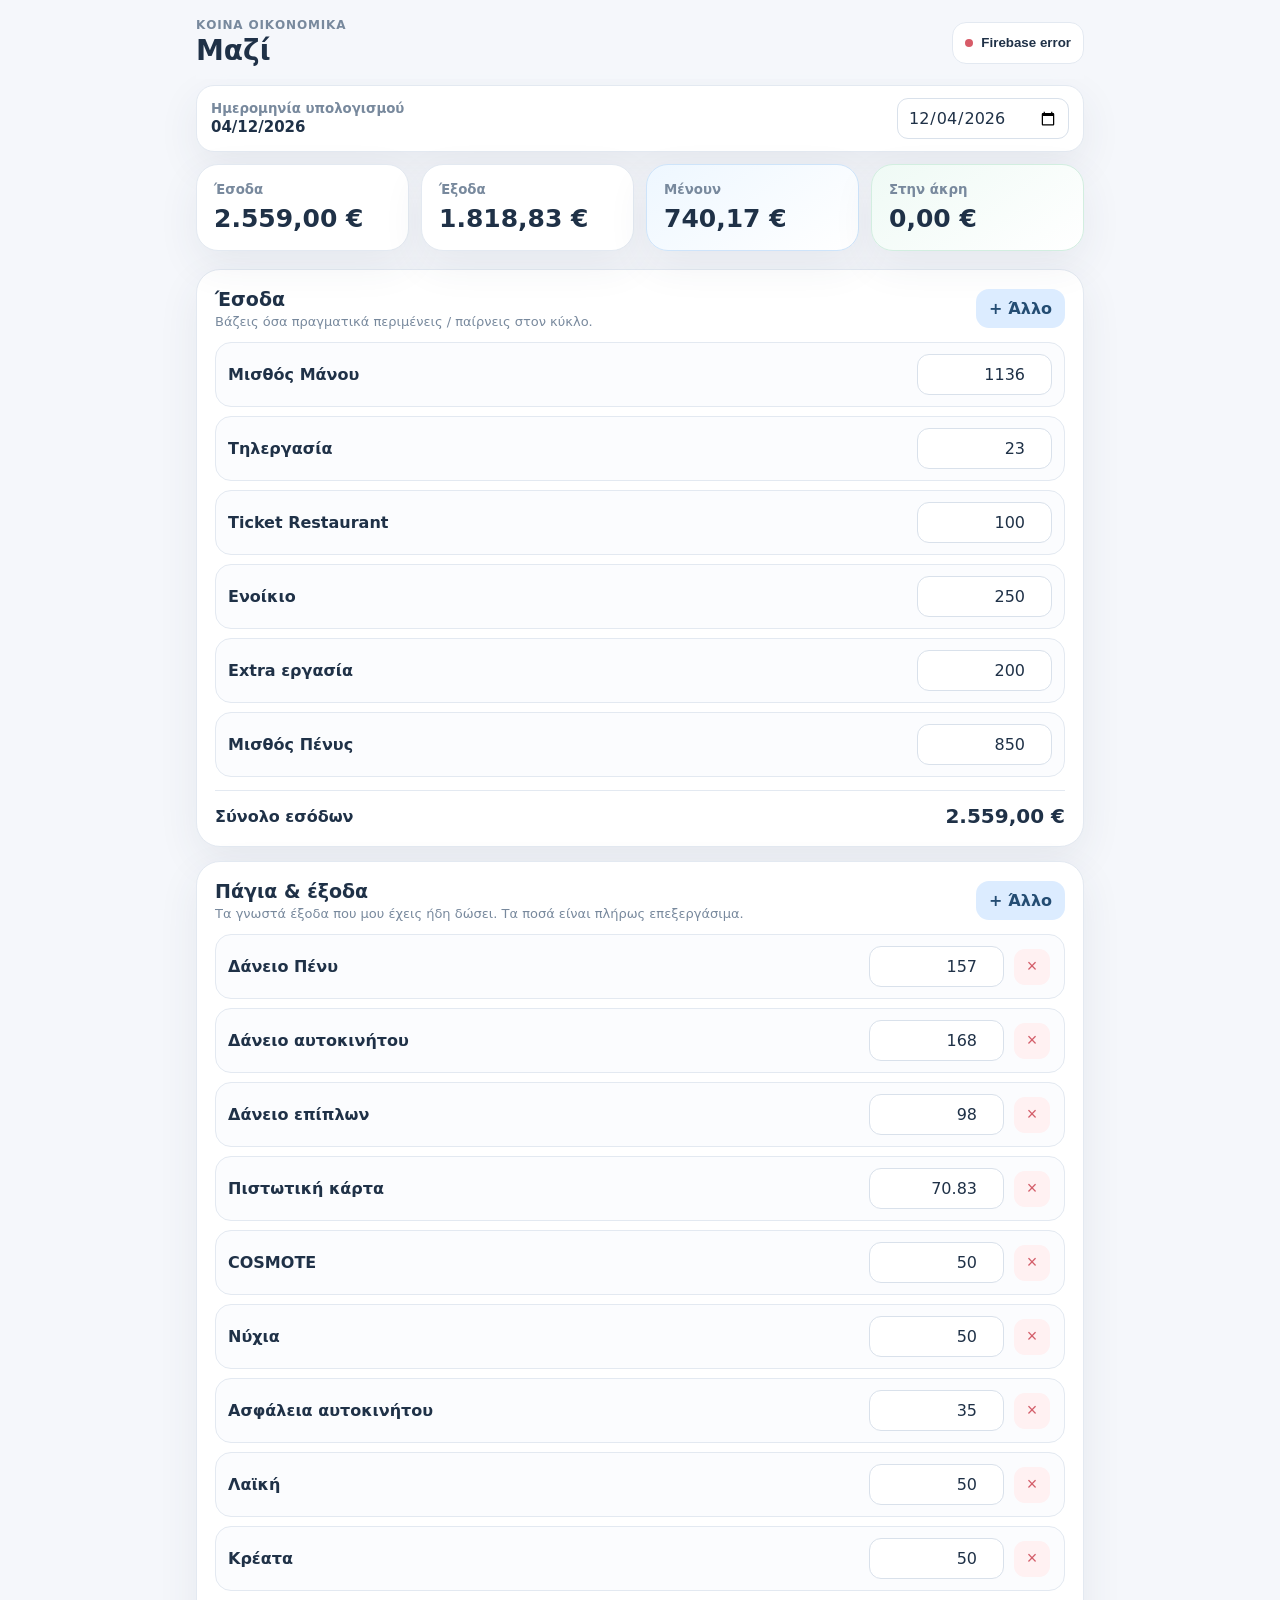
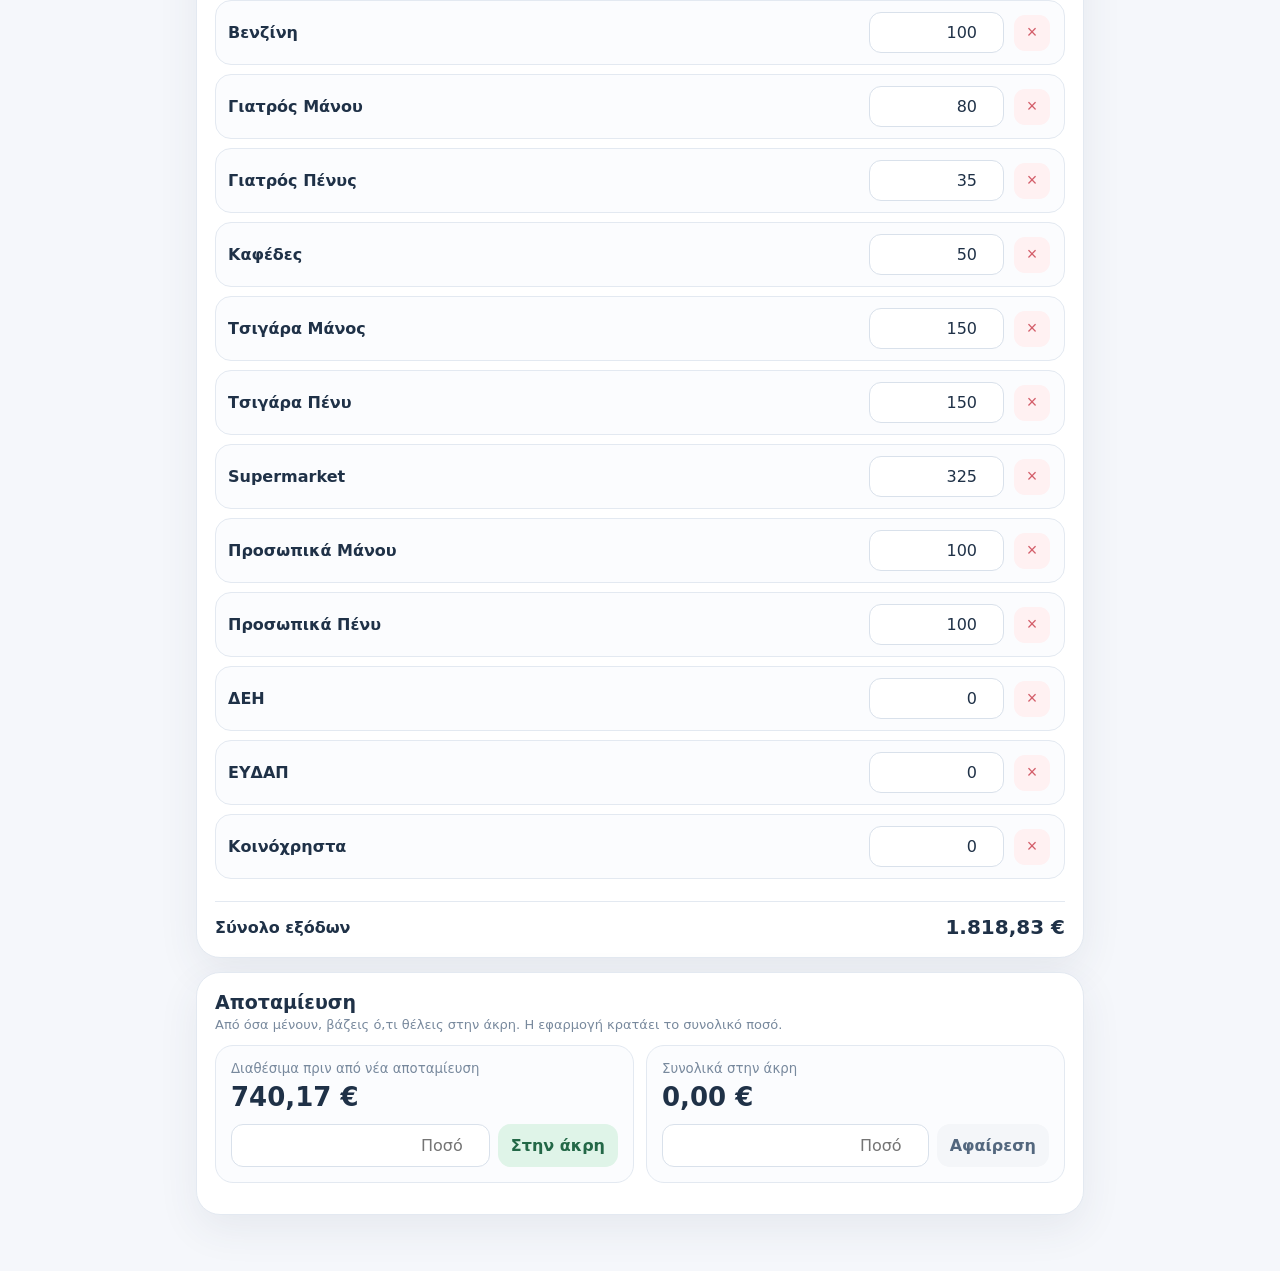
<file: mazi-budget/index-v43.html>
<!doctype html>
<html lang="el">
<head>
<meta charset="utf-8">
<meta name="viewport" content="width=device-width,initial-scale=1,viewport-fit=cover">
<meta name="theme-color" content="#f5f7fb">
<meta name="apple-mobile-web-app-capable" content="yes">
<meta name="apple-mobile-web-app-status-bar-style" content="default">
<meta name="apple-mobile-web-app-title" content="Μαζί">
<link rel="manifest" href="./manifest.webmanifest">
<title>Μαζί — Οικονομικά v4.3</title>
<style>
:root{--bg:#f5f7fb;--card:#fff;--text:#1f3147;--muted:#78899d;--line:#e3e9f1;--blue:#8bbcf2;--blue2:#dcecff;--green:#3aaa78;--red:#d35d69;--orange:#d99a43;--shadow:0 14px 40px rgba(45,62,86,.08)}
*{box-sizing:border-box}html,body{margin:0;min-height:100%;background:var(--bg);color:var(--text);font-family:Inter,ui-sans-serif,system-ui,-apple-system,BlinkMacSystemFont,"Segoe UI",sans-serif}
body{padding:0 0 42px}.shell{max-width:920px;margin:0 auto;padding:0 16px}.topbar{position:sticky;top:0;z-index:8;background:rgba(245,247,251,.92);backdrop-filter:blur(14px);display:flex;justify-content:space-between;align-items:center;padding:18px 0 12px}.eyebrow{font-size:12px;font-weight:800;color:var(--muted);letter-spacing:.07em;text-transform:uppercase}.topbar h1{margin:2px 0 0;font-size:28px}.sync-status-btn{border:1px solid var(--line);background:#fff;color:var(--text);height:42px;border-radius:14px;padding:0 12px;display:flex;align-items:center;gap:8px;font-weight:800}.sync-dot{width:8px;height:8px;border-radius:50%;background:#a9b4c1}.sync-status-btn[data-state="synced"] .sync-dot{background:var(--green)}.sync-status-btn[data-state="working"] .sync-dot,.sync-status-btn[data-state="pending"] .sync-dot{background:var(--orange)}.sync-status-btn[data-state="error"] .sync-dot,.sync-status-btn[data-state="offline"] .sync-dot{background:var(--red)}
.calc-date-bar{display:flex;justify-content:space-between;align-items:center;gap:12px;background:#fff;border:1px solid var(--line);border-radius:18px;padding:12px 14px;margin:6px 0 12px;box-shadow:var(--shadow)}
.calc-date-bar .label{display:flex;flex-direction:column;gap:2px}.calc-date-bar small{color:var(--muted);font-weight:700}.calc-date-bar strong{font-size:15px}.calc-date-bar input{border:1px solid #d9e1eb;background:#fff;color:var(--text);border-radius:11px;padding:9px 10px;font:inherit}
.summary{display:grid;grid-template-columns:repeat(4,1fr);gap:12px;margin:8px 0 18px}.kpi{background:var(--card);border:1px solid var(--line);border-radius:22px;padding:17px;box-shadow:var(--shadow)}.kpi small{display:block;color:var(--muted);font-weight:700;margin-bottom:7px}.kpi strong{font-size:25px}.kpi.remain{background:linear-gradient(145deg,#eef7ff,#fff);border-color:#cee4fa}.kpi.savings{background:linear-gradient(145deg,#effaf5,#fff);border-color:#d2eee0}
.section{background:var(--card);border:1px solid var(--line);border-radius:24px;padding:18px;margin:14px 0;box-shadow:var(--shadow)}.section-head{display:flex;justify-content:space-between;align-items:center;gap:12px;margin-bottom:13px}.section h2{margin:0;font-size:19px}.section p{margin:4px 0 0;color:var(--muted);font-size:13px}.list{display:flex;flex-direction:column;gap:9px}.money-row{display:grid;grid-template-columns:minmax(0,1fr) 135px 38px;gap:10px;align-items:center;padding:11px 12px;border:1px solid var(--line);border-radius:16px;background:#fbfcfe}.money-row.fixed{grid-template-columns:minmax(0,1fr) 135px}.money-row label{font-weight:750;min-width:0}.money-row input{width:100%;border:1px solid #d9e1eb;background:#fff;border-radius:12px;padding:10px 11px;font:inherit;text-align:right;color:var(--text)}.delete{border:0;background:#fff1f2;color:var(--red);width:36px;height:36px;border-radius:11px;font-size:18px;cursor:pointer}.btn{border:0;border-radius:13px;padding:10px 13px;font:inherit;font-weight:800;cursor:pointer}.btn.primary{background:var(--blue);color:#17324f}.btn.soft{background:var(--blue2);color:#244d73}.btn.green{background:#dff4e8;color:#236847}.btn.ghost{background:#f4f6f9;color:#53677e}.actions{display:flex;gap:8px;flex-wrap:wrap}.total-line{display:flex;justify-content:space-between;align-items:center;margin-top:13px;padding-top:13px;border-top:1px solid var(--line);font-weight:800}.total-line strong{font-size:20px}.savings-box{display:grid;grid-template-columns:1fr 1fr;gap:12px}.save-card{border:1px solid var(--line);border-radius:18px;padding:15px;background:#fbfcfe}.save-card small{display:block;color:var(--muted);margin-bottom:6px}.save-card strong{font-size:26px}.save-form{display:flex;gap:8px;margin-top:12px}.save-form input{flex:1;min-width:0;border:1px solid #d9e1eb;background:#fff;border-radius:12px;padding:11px;font:inherit;text-align:right}.history{margin-top:13px;display:flex;flex-direction:column;gap:7px}.history-row{display:flex;justify-content:space-between;align-items:center;gap:10px;padding:9px 11px;border-radius:12px;background:#f7f9fc;font-size:13px}
.history-actions{display:flex;align-items:center;gap:8px}.history-delete{border:0;background:#fff1f2;color:var(--red);width:30px;height:30px;border-radius:9px;font-size:16px;cursor:pointer}.muted{color:var(--muted)}.positive{color:var(--green)}.negative{color:var(--red)}
.modal{width:min(520px,calc(100% - 24px));border:1px solid var(--line);border-radius:24px;background:#fff;color:var(--text);padding:0;box-shadow:0 30px 90px rgba(0,0,0,.18)}.modal::backdrop{background:rgba(24,36,52,.35);backdrop-filter:blur(4px)}.modal-inner{padding:20px}.modal-head{display:flex;justify-content:space-between;align-items:center}.modal-head h2{margin:0}.close{border:0;background:#f2f5f8;width:36px;height:36px;border-radius:11px}.modal-body{margin-top:14px}.form-grid{display:grid;grid-template-columns:1fr 1fr;gap:12px}.field{display:flex;flex-direction:column;gap:6px}.field label{font-size:12px;color:var(--muted);font-weight:800}.field input,.field select{width:100%;border:1px solid var(--line);border-radius:12px;padding:11px;font:inherit;background:#fff}.modal-footer{display:flex;justify-content:flex-end;gap:8px;margin-top:18px}.notice{padding:12px 13px;border-radius:14px;background:#eef7ff;color:#45647f;border:1px solid #d4e7f9;font-size:13px}
@media(max-width:720px){.summary{grid-template-columns:1fr 1fr}.savings-box{grid-template-columns:1fr}.money-row,.money-row.fixed{grid-template-columns:minmax(0,1fr) 112px 36px}.money-row.fixed{grid-template-columns:minmax(0,1fr) 112px}.kpi strong{font-size:22px}.topbar h1{font-size:24px}}
@media(max-width:480px){.shell{padding:0 12px}.summary{gap:9px}.kpi{padding:14px;border-radius:18px}.section{padding:14px;border-radius:20px}.money-row{padding:9px}.sync-status-btn{width:42px;padding:0;justify-content:center}.sync-status-btn span:last-child{display:none}.form-grid{grid-template-columns:1fr}}
</style>
</head>
<body>
<div class="shell">
<header class="topbar">
  <div><div class="eyebrow">Κοινά οικονομικά</div><h1>Μαζί</h1></div>
  <button class="sync-status-btn" id="syncStatusButton" type="button"><span class="sync-dot"></span><span id="syncStatusText">Σύνδεση</span></button>
</header>

<section class="calc-date-bar">
  <div class="label"><small>Ημερομηνία υπολογισμού</small><strong id="calcDateText">—</strong></div>
  <input id="calcDate" type="date" aria-label="Ημερομηνία υπολογισμού">
</section>

<section class="summary">
  <div class="kpi"><small>Έσοδα</small><strong id="sumIncome">0 €</strong></div>
  <div class="kpi"><small>Έξοδα</small><strong id="sumExpenses">0 €</strong></div>
  <div class="kpi remain"><small>Μένουν</small><strong id="sumRemain">0 €</strong></div>
  <div class="kpi savings"><small>Στην άκρη</small><strong id="sumSavings">0 €</strong></div>
</section>

<section class="section">
  <div class="section-head"><div><h2>Έσοδα</h2><p>Βάζεις όσα πραγματικά περιμένεις / παίρνεις στον κύκλο.</p></div><button class="btn soft" id="addIncome">+ Άλλο</button></div>
  <div id="incomeList" class="list"></div>
  <div class="total-line"><span>Σύνολο εσόδων</span><strong id="incomeTotal">0 €</strong></div>
</section>

<section class="section">
  <div class="section-head"><div><h2>Πάγια & έξοδα</h2><p>Τα γνωστά έξοδα που μου έχεις ήδη δώσει. Τα ποσά είναι πλήρως επεξεργάσιμα.</p></div><button class="btn soft" id="addExpense">+ Άλλο</button></div>
  <div id="expenseList" class="list"></div>
  <div id="extraExpenseList" class="list" style="margin-top:9px"></div>
  <div class="total-line"><span>Σύνολο εξόδων</span><strong id="expenseTotal">0 €</strong></div>
</section>

<section class="section">
  <div class="section-head"><div><h2>Αποταμίευση</h2><p>Από όσα μένουν, βάζεις ό,τι θέλεις στην άκρη. Η εφαρμογή κρατάει το συνολικό ποσό.</p></div></div>
  <div class="savings-box">
    <div class="save-card">
      <small>Διαθέσιμα πριν από νέα αποταμίευση</small>
      <strong id="beforeSave">0 €</strong>
      <div class="save-form"><input id="saveAmount" type="number" min="0" step="0.01" placeholder="Ποσό"><button class="btn green" id="saveMoney">Στην άκρη</button></div>
    </div>
    <div class="save-card">
      <small>Συνολικά στην άκρη</small>
      <strong id="savingsTotal">0 €</strong>
      <div class="save-form"><input id="withdrawAmount" type="number" min="0" step="0.01" placeholder="Ποσό"><button class="btn ghost" id="withdrawMoney">Αφαίρεση</button></div>
    </div>
  </div>
  <div id="savingsHistory" class="history"></div>
</section>
</div>

<dialog id="modal" class="modal"></dialog>

<script>
const euro=n=>new Intl.NumberFormat('el-GR',{style:'currency',currency:'EUR'}).format(Number(n||0));
const today=()=>new Date().toISOString().slice(0,10);
const storeKey='mazi-budget-v2';

const defaultIncomeRows=[
 ['i1','Μισθός Μάνου',1136],
 ['i2','Τηλεργασία',23],
 ['i3','Ticket Restaurant',100],
 ['i4','Ενοίκιο',250],
 ['i5','Extra εργασία',200],
 ['i6','Μισθός Πένυς',850]
];
const defaultExpenseRows=[
 ['e1','Δάνειο Πένυ',157],
 ['e2','Δάνειο αυτοκινήτου',168],
 ['e3','Δάνειο επίπλων',98],
 ['e4','Πιστωτική κάρτα',70.83],
 ['e5','COSMOTE',50],
 ['e6','Νύχια',50],
 ['e7','Ασφάλεια αυτοκινήτου',35],
 ['e8','Λαϊκή',50],
 ['e9','Κρέατα',50],
 ['e10','Βενζίνη',100],
 ['e11','Γιατρός Μάνου',80],
 ['e12','Γιατρός Πένυς',35],
 ['e13','Καφέδες',50],
 ['e14','Τσιγάρα Μάνος',150],
 ['e15','Τσιγάρα Πένυ',150],
 ['e16','Supermarket',325],
 ['e17','Προσωπικά Μάνου',100],
 ['e18','Προσωπικά Πένυ',100],
 ['e19','ΔΕΗ',0],
 ['e20','ΕΥΔΑΠ',0],
 ['e21','Κοινόχρηστα',0]
];

const defaults={
 schema:4,
 setupComplete:true,
 calculationDate:new Date().toISOString().slice(0,10),
 incomes:defaultIncomeRows.map(x=>({id:x[0],name:x[1],amount:x[2]})),
 expenses:defaultExpenseRows.map(x=>({id:x[0],name:x[1],amount:x[2]})),
 extraIncomes:[],
 extraExpenses:[],
 savings:0,
 savedThisCycle:0,
 withdrawnThisCycle:0,
 savingsTx:[]
};

function deepMerge(base,override){
 if(Array.isArray(base))return Array.isArray(override)?override:base;
 if(base&&typeof base==='object'){for(const k of Object.keys(base)){if(override&&override[k]!==undefined)base[k]=deepMerge(base[k],override[k])}for(const k of Object.keys(override||{})){if(base[k]===undefined)base[k]=override[k]}return base}
 return override===undefined?base:override;
}

function migrateOld(old){
 const n=structuredClone(defaults);
 if(!old||typeof old!=='object')return n;
 n.savings=Number(old.savings||0);
 n.calculationDate=old.calculationDate||new Date().toISOString().slice(0,10);
 const oldInc=Array.isArray(old.incomes)?old.incomes:[];
 n.incomes.forEach(i=>{const x=oldInc.find(o=>o.id===i.id||o.name===i.name);if(x)i.amount=Number(x.amount||0)});
 const oldExp=Array.isArray(old.expenses)?old.expenses:[];
 n.expenses.forEach(e=>{const x=oldExp.find(o=>o.id===e.id||o.name===e.name);if(x)e.amount=Number(x.actual!=null?x.actual:(x.planned||0))});
 const known=new Set(n.expenses.map(e=>e.name));
 n.extraExpenses=oldExp.filter(e=>!known.has(e.name)&&Number(e.actual||e.planned||0)>0).map(e=>({id:'x'+Date.now()+Math.random(),name:e.name||'Άλλο',amount:Number(e.actual||e.planned||0)}));
 return n;
}

function load(){
 try{
  const old=JSON.parse(localStorage.getItem(storeKey));
  if(old&&old.schema===4)return deepMerge(structuredClone(defaults),old);
  const migrated=migrateOld(old);
  localStorage.setItem(storeKey,JSON.stringify(migrated));
  return migrated;
 }catch{return structuredClone(defaults)}
}

let state=load();

function save(){
 localStorage.setItem(storeKey,JSON.stringify(state));
 if(window.maziSyncChanged)window.maziSyncChanged();
}
function spentAmount(e){return Number(e.amount||0)}
function totalIncome(){return [...state.incomes,...state.extraIncomes].reduce((s,x)=>s+Number(x.amount||0),0)}
function totalExpenses(){return [...state.expenses,...state.extraExpenses].reduce((s,x)=>s+Number(x.amount||0),0)}
function availableBeforeSaving(){return totalIncome()-totalExpenses()-Number(state.savedThisCycle||0)+Number(state.withdrawnThisCycle||0)}
function remaining(){return availableBeforeSaving()}

function rowHtml(item,type,fixed){
 const removable=type==='expense'||!fixed;
 const del=removable?'<button class="delete" data-remove="'+type+'" data-id="'+item.id+'" title="Αφαίρεση">×</button>':'';
 return '<div class="money-row '+(removable?'':'fixed')+'"><label>'+esc(item.name)+'</label><input type="number" min="0" step="0.01" value="'+Number(item.amount||0)+'" data-kind="'+type+'" data-id="'+item.id+'">'+del+'</div>';
}
function esc(s=''){return String(s).replace(/[&<>'"]/g,c=>({'&':'&amp;','<':'&lt;','>':'&gt;',"'":'&#39;','"':'&quot;'}[c]))}
function fmtCalcDate(d){
 if(!d)return '—';
 const x=new Date(d+'T12:00:00');
 return x.toLocaleDateString('el-GR',{day:'2-digit',month:'2-digit',year:'numeric'});
}
function render(){
 if(!state.calculationDate)state.calculationDate=new Date().toISOString().slice(0,10);
 const calcInput=document.getElementById('calcDate');
 if(calcInput)calcInput.value=state.calculationDate;
 const calcText=document.getElementById('calcDateText');
 if(calcText)calcText.textContent=fmtCalcDate(state.calculationDate);
 document.getElementById('incomeList').innerHTML=state.incomes.map(x=>rowHtml(x,'income',true)).join('')+state.extraIncomes.map(x=>rowHtml(x,'extraIncome',false)).join('');
 document.getElementById('expenseList').innerHTML=state.expenses.map(x=>rowHtml(x,'expense',true)).join('');
 document.getElementById('extraExpenseList').innerHTML=state.extraExpenses.map(x=>rowHtml(x,'extraExpense',false)).join('');
 const hist=(state.savingsTx||[]).slice().reverse().slice(0,8);
 document.getElementById('savingsHistory').innerHTML=hist.length?hist.map((x,idx)=>'<div class="history-row"><span>'+esc(x.label||'Κίνηση')+' <span class="muted">· '+esc(x.date||'')+'</span></span><div class="history-actions"><strong class="'+(Number(x.amount)>=0?'positive':'negative')+'">'+(Number(x.amount)>=0?'+':'')+euro(x.amount)+'</strong><button class="history-delete" data-saving-remove="'+idx+'" title="Αφαίρεση καταχώρισης">×</button></div></div>').join(''):'';
 bindRows();
 bindSavingsHistory(hist);
 updateTotals();
}
function updateTotals(){
 const inc=totalIncome(),exp=totalExpenses(),rem=remaining();
 document.getElementById('sumIncome').textContent=euro(inc);
 document.getElementById('sumExpenses').textContent=euro(exp);
 document.getElementById('sumRemain').textContent=euro(rem);
 document.getElementById('sumRemain').className=rem<0?'negative':'';
 document.getElementById('sumSavings').textContent=euro(state.savings);
 document.getElementById('incomeTotal').textContent=euro(inc);
 document.getElementById('expenseTotal').textContent=euro(exp);
 document.getElementById('beforeSave').textContent=euro(rem);
 document.getElementById('savingsTotal').textContent=euro(state.savings);
}
function bindRows(){
 document.querySelectorAll('[data-kind]').forEach(inp=>inp.addEventListener('input',()=>{
  const kind=inp.dataset.kind,id=inp.dataset.id,val=Math.max(0,Number(inp.value||0));
  const arr=kind==='income'?state.incomes:kind==='extraIncome'?state.extraIncomes:kind==='expense'?state.expenses:state.extraExpenses;
  const x=arr.find(v=>v.id===id);if(x)x.amount=val;
  save();updateTotals();
 }));
 document.querySelectorAll('[data-remove]').forEach(b=>b.addEventListener('click',()=>{
  const map={income:state.incomes,extraIncome:state.extraIncomes,expense:state.expenses,extraExpense:state.extraExpenses};
  const arr=map[b.dataset.remove]; if(!arr)return;
  const item=arr.find(x=>x.id===b.dataset.id); if(!item)return;
  if(!confirm('Να αφαιρεθεί το «'+item.name+'»;'))return;
  const idx=arr.findIndex(x=>x.id===b.dataset.id); if(idx>=0)arr.splice(idx,1);
  save();render();
 }));
}
function bindSavingsHistory(visibleHistory){
 document.querySelectorAll('[data-saving-remove]').forEach(b=>b.addEventListener('click',()=>{
   const tx=visibleHistory[Number(b.dataset.savingRemove)]; if(!tx)return;
   if(!confirm('Να αφαιρεθεί εντελώς αυτή η καταχώριση από την άκρη;'))return;
   const realIndex=state.savingsTx.indexOf(tx); if(realIndex<0)return;
   const amount=Number(tx.amount||0);
   const totalTx=state.savingsTx.reduce((s,x)=>s+Number(x.amount||0),0);
   const baseline=Number(state.savings||0)-totalTx;
   const nextTxTotal=state.savingsTx.reduce((s,x,i)=>i===realIndex?s:s+Number(x.amount||0),0);
   const nextSavings=baseline+nextTxTotal;
   if(nextSavings<-0.001){
     alert('Αυτή η κατάθεση δεν μπορεί να διαγραφεί όσο υπάρχουν μεταγενέστερες αφαιρέσεις που βασίζονται σε αυτά τα χρήματα.');
     return;
   }
   state.savings=Math.max(0,nextSavings);
   if(amount>=0)state.savedThisCycle=Math.max(0,Number(state.savedThisCycle||0)-amount);
   else state.withdrawnThisCycle=Math.max(0,Number(state.withdrawnThisCycle||0)-Math.abs(amount));
   state.savingsTx.splice(realIndex,1);
   save();render();
 }));
}

function showModal(title,body,onSave,saveLabel='Αποθήκευση'){
 const d=document.getElementById('modal');
 d.innerHTML='<form method="dialog" class="modal-inner" id="modalForm"><div class="modal-head"><h2>'+title+'</h2><button class="close" value="cancel" type="button" id="modalClose">×</button></div><div class="modal-body">'+body+'</div><div class="modal-footer"><button class="btn ghost" type="button" id="modalCancel">Άκυρο</button><button class="btn primary" type="submit">'+saveLabel+'</button></div></form>';
 d.showModal();
 const close=()=>d.close();
 document.getElementById('modalClose').onclick=close;document.getElementById('modalCancel').onclick=close;
 document.getElementById('modalForm').onsubmit=e=>{e.preventDefault();const fd=new FormData(e.currentTarget);const r=onSave(fd);if(r===false)return;d.close();save();render()};
}

function addCustom(kind){
 const label=kind==='income'?'Νέο έσοδο':'Νέο έξοδο';
 showModal(label,'<div class="form-grid"><div class="field"><label>Περιγραφή</label><input name="name" required placeholder="π.χ. Δώρο, επισκευή, σχολείο"></div><div class="field"><label>Ποσό</label><input name="amount" type="number" min="0" step="0.01" required></div></div>',fd=>{
  const item={id:'x'+Date.now()+Math.random().toString(36).slice(2),name:String(fd.get('name')||'Άλλο').trim(),amount:Number(fd.get('amount')||0)};
  (kind==='income'?state.extraIncomes:state.extraExpenses).push(item);
 },'Προσθήκη');
}

document.getElementById('calcDate').addEventListener('change',e=>{
 state.calculationDate=e.target.value||new Date().toISOString().slice(0,10);
 document.getElementById('calcDateText').textContent=fmtCalcDate(state.calculationDate);
 save();
});
document.getElementById('addIncome').onclick=()=>addCustom('income');
document.getElementById('addExpense').onclick=()=>addCustom('expense');

document.getElementById('saveMoney').onclick=()=>{
 const inp=document.getElementById('saveAmount'),amount=Math.max(0,Number(inp.value||0)),can=remaining();
 if(!amount)return;
 if(amount>can){alert('Δεν γίνεται να μπουν στην άκρη περισσότερα από όσα μένουν.');return}
 state.savings+=amount;state.savedThisCycle+=amount;state.savingsTx.push({date:today(),label:'Στην άκρη',amount});
 inp.value='';save();render();
};
document.getElementById('withdrawMoney').onclick=()=>{
 const inp=document.getElementById('withdrawAmount'),amount=Math.max(0,Number(inp.value||0));
 if(!amount)return;
 if(amount>state.savings){alert('Το ποσό είναι μεγαλύτερο από όσα υπάρχουν στην άκρη.');return}
 state.savings-=amount;state.withdrawnThisCycle+=amount;state.savingsTx.push({date:today(),label:'Από την άκρη',amount:-amount});
 inp.value='';save();render();
};

render();
</script>
<script src="./sync.js?v=7"></script>
<script>if(window.initMaziSync)window.initMaziSync();</script>
<script>
if('serviceWorker' in navigator){window.addEventListener('load',()=>navigator.serviceWorker.register('./sw.js').catch(()=>{}));}
</script>
</body>
</html>
</file>
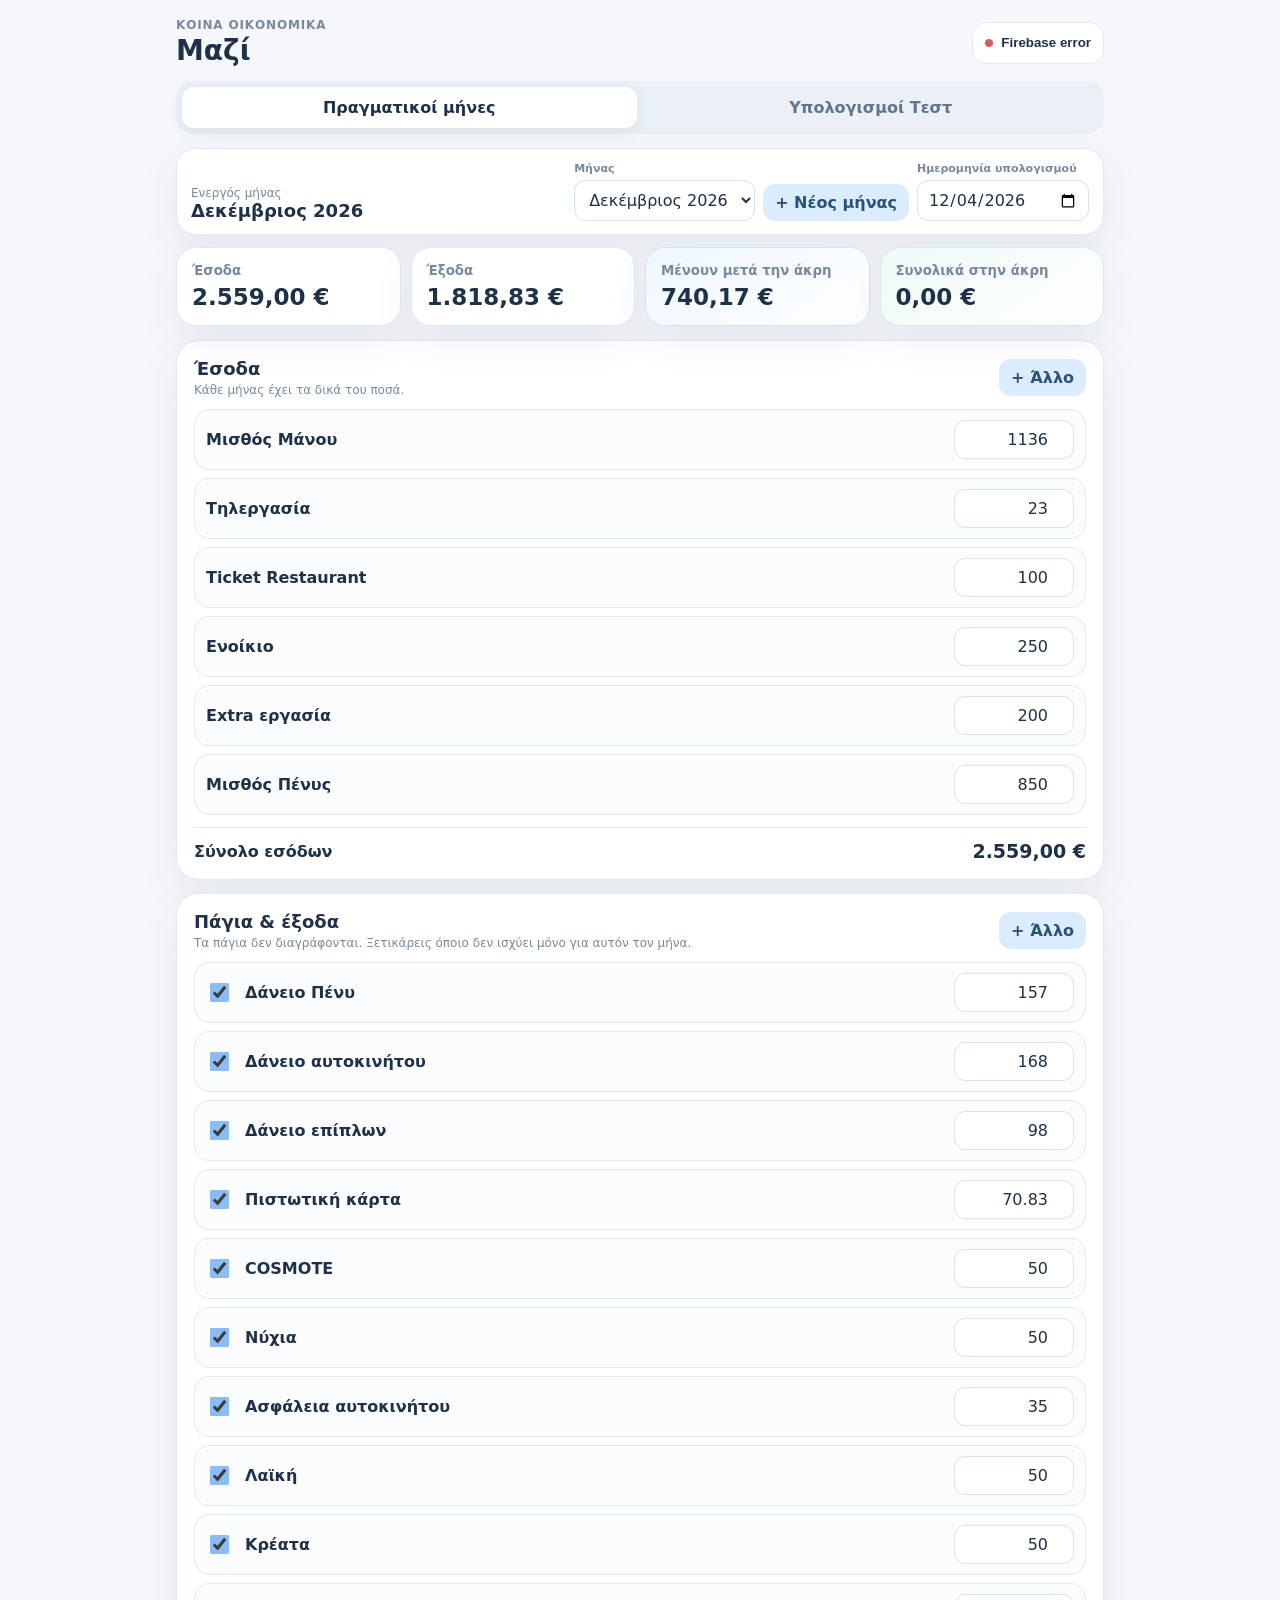
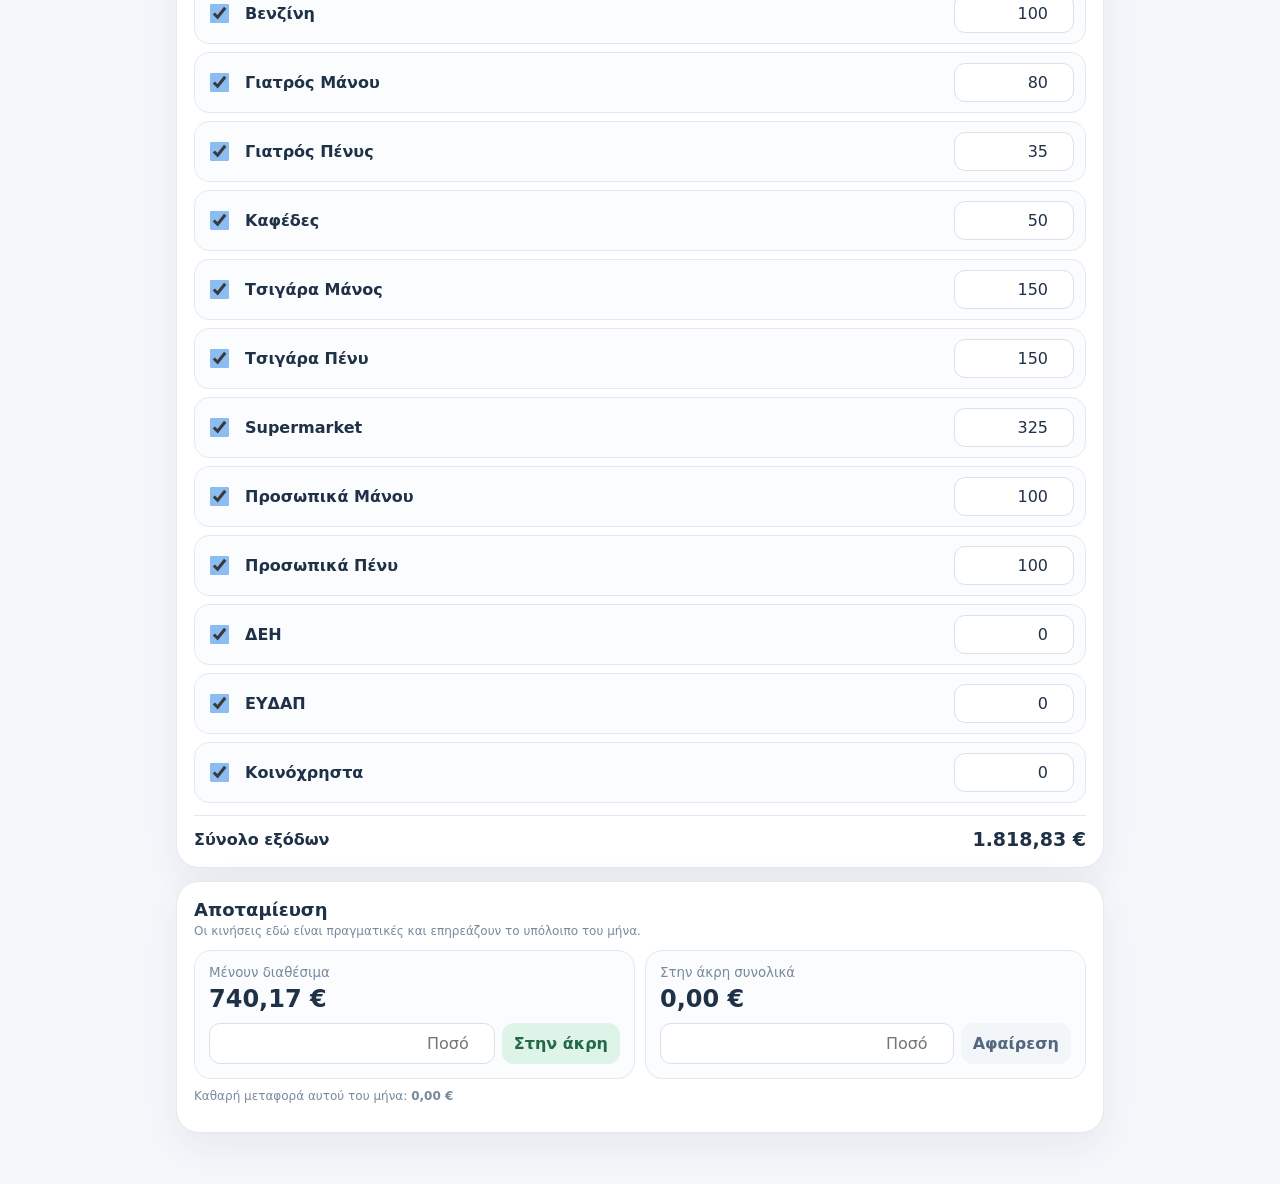
<file: mazi-budget/index-v50.html>
<!doctype html>
<html lang="el">
<head>
<meta charset="utf-8">
<meta name="viewport" content="width=device-width,initial-scale=1,viewport-fit=cover">
<meta name="theme-color" content="#f5f7fb">
<meta name="apple-mobile-web-app-capable" content="yes">
<meta name="apple-mobile-web-app-status-bar-style" content="default">
<meta name="apple-mobile-web-app-title" content="Μαζί">
<link rel="manifest" href="./manifest.webmanifest">
<title>Μαζί — Οικονομικά v5.0</title>
<style>
:root{--bg:#f5f7fb;--card:#fff;--text:#1f3147;--muted:#78899d;--line:#e3e9f1;--blue:#8bbcf2;--blue2:#dcecff;--green:#3aaa78;--red:#d35d69;--orange:#d99a43;--orange2:#fff3df;--shadow:0 14px 40px rgba(45,62,86,.08)}
*{box-sizing:border-box}html,body{margin:0;min-height:100%;background:var(--bg);color:var(--text);font-family:Inter,ui-sans-serif,system-ui,-apple-system,BlinkMacSystemFont,"Segoe UI",sans-serif}body{padding-bottom:38px}
.shell{max-width:960px;margin:0 auto;padding:0 16px}.topbar{position:sticky;top:0;z-index:10;background:rgba(245,247,251,.94);backdrop-filter:blur(14px);display:flex;justify-content:space-between;align-items:center;padding:18px 0 10px}.eyebrow{font-size:12px;font-weight:800;color:var(--muted);letter-spacing:.07em;text-transform:uppercase}.topbar h1{margin:2px 0 0;font-size:28px}
.sync-status-btn{border:1px solid var(--line);background:#fff;color:var(--text);height:42px;border-radius:14px;padding:0 12px;display:flex;align-items:center;gap:8px;font-weight:800}.sync-dot{width:8px;height:8px;border-radius:50%;background:#a9b4c1}.sync-status-btn[data-state="synced"] .sync-dot{background:var(--green)}.sync-status-btn[data-state="working"] .sync-dot,.sync-status-btn[data-state="pending"] .sync-dot{background:var(--orange)}.sync-status-btn[data-state="error"] .sync-dot,.sync-status-btn[data-state="offline"] .sync-dot{background:var(--red)}
.tabs{display:grid;grid-template-columns:1fr 1fr;gap:7px;padding:6px;background:#eaf0f6;border-radius:17px;margin:4px 0 14px}.tabs button{border:0;background:transparent;padding:11px;border-radius:12px;font:inherit;font-weight:850;color:#60758b;cursor:pointer}.tabs button.active{background:#fff;color:var(--text);box-shadow:0 5px 16px rgba(40,60,82,.08)}
.workspace{background:#fff;border:1px solid var(--line);border-radius:20px;padding:13px 14px;margin-bottom:12px;box-shadow:var(--shadow)}.workspace-row{display:flex;justify-content:space-between;align-items:end;gap:12px;flex-wrap:wrap}.workspace-group{display:flex;gap:8px;align-items:end;flex-wrap:wrap}.field{display:flex;flex-direction:column;gap:5px}.field label{font-size:11px;color:var(--muted);font-weight:800}.field input,.field select{border:1px solid #d8e1eb;background:#fff;color:var(--text);border-radius:11px;padding:9px 10px;font:inherit}.month-title{font-size:18px;font-weight:900;margin:0}.mini{font-size:12px;color:var(--muted)}
.summary{display:grid;grid-template-columns:repeat(4,1fr);gap:10px;margin:0 0 14px}.kpi{background:#fff;border:1px solid var(--line);border-radius:20px;padding:15px;box-shadow:var(--shadow)}.kpi small{display:block;color:var(--muted);font-weight:750;margin-bottom:6px}.kpi strong{font-size:23px}.kpi.remain{background:linear-gradient(145deg,#eef7ff,#fff);border-color:#cfe4fa}.kpi.savings{background:linear-gradient(145deg,#effaf5,#fff);border-color:#d2eee0}.kpi.test{background:linear-gradient(145deg,#fff7e8,#fff);border-color:#f2d8aa}
.section{background:#fff;border:1px solid var(--line);border-radius:23px;padding:17px;margin:13px 0;box-shadow:var(--shadow)}.section-head{display:flex;justify-content:space-between;align-items:center;gap:12px;margin-bottom:12px}.section h2{font-size:18px;margin:0}.section p{font-size:12px;color:var(--muted);margin:4px 0 0}.list{display:flex;flex-direction:column;gap:8px}.money-row{display:grid;grid-template-columns:minmax(0,1fr) 120px 38px;gap:9px;align-items:center;padding:10px 11px;border:1px solid var(--line);border-radius:15px;background:#fbfcfe}.money-row.recurring{grid-template-columns:30px minmax(0,1fr) 120px}.money-row.off{opacity:.48;background:#f5f6f8}.money-row label{font-weight:760;min-width:0}.money-row input[type=number]{width:100%;border:1px solid #d9e1eb;background:#fff;border-radius:11px;padding:9px 10px;font:inherit;text-align:right;color:var(--text)}.money-row input[type=checkbox]{width:19px;height:19px;accent-color:var(--blue)}
.remove{border:0;background:#fff1f2;color:var(--red);width:34px;height:34px;border-radius:10px;font-size:17px;cursor:pointer}.btn{border:0;border-radius:12px;padding:9px 12px;font:inherit;font-weight:820;cursor:pointer}.btn.primary{background:var(--blue);color:#183751}.btn.soft{background:var(--blue2);color:#285276}.btn.green{background:#dff4e8;color:#236847}.btn.ghost{background:#f3f6f9;color:#53677e}.btn.warn{background:var(--orange2);color:#865f27}.btn.danger{background:#fff0f1;color:#a7414d}.btn.small{padding:7px 9px;font-size:12px}.total-line{display:flex;justify-content:space-between;align-items:center;margin-top:12px;padding-top:12px;border-top:1px solid var(--line);font-weight:850}.total-line strong{font-size:19px}
.save-grid{display:grid;grid-template-columns:1fr 1fr;gap:10px}.save-card{border:1px solid var(--line);border-radius:17px;padding:14px;background:#fbfcfe}.save-card small{display:block;color:var(--muted);margin-bottom:5px}.save-card strong{font-size:24px}.save-form{display:flex;gap:7px;margin-top:10px}.save-form input{flex:1;min-width:0;border:1px solid #d9e1eb;background:#fff;border-radius:11px;padding:10px;font:inherit;text-align:right}.history{margin-top:12px;display:flex;flex-direction:column;gap:7px}.history-row{display:flex;justify-content:space-between;align-items:center;gap:10px;padding:9px 10px;border-radius:12px;background:#f7f9fc;font-size:12px}.history-actions{display:flex;align-items:center;gap:7px}.positive{color:var(--green)}.negative{color:var(--red)}.notice{padding:12px 13px;border-radius:14px;background:#eef7ff;color:#45647f;border:1px solid #d4e7f9;font-size:12px}.notice.test-note{background:var(--orange2);border-color:#efd6aa;color:#7f5b28;margin-bottom:12px;font-weight:700}
.test-list{display:flex;gap:8px;overflow:auto;padding:2px 0 10px}.test-chip{border:1px solid var(--line);background:#fff;border-radius:999px;padding:8px 11px;font-weight:780;color:#60758b;white-space:nowrap;cursor:pointer}.test-chip.active{background:var(--orange2);border-color:#efd6aa;color:#805c28}.empty{padding:28px;text-align:center;color:var(--muted)}
.modal{width:min(520px,calc(100% - 24px));border:1px solid var(--line);border-radius:23px;background:#fff;color:var(--text);padding:0;box-shadow:0 30px 90px rgba(0,0,0,.18)}.modal::backdrop{background:rgba(24,36,52,.35);backdrop-filter:blur(4px)}.modal-inner{padding:19px}.modal-head{display:flex;justify-content:space-between;align-items:center}.modal-head h2{margin:0;font-size:20px}.close{border:0;background:#f2f5f8;width:35px;height:35px;border-radius:10px}.modal-body{margin-top:13px}.form-grid{display:grid;grid-template-columns:1fr 1fr;gap:10px}.modal-footer{display:flex;justify-content:flex-end;gap:8px;margin-top:17px}
@media(max-width:720px){.summary{grid-template-columns:1fr 1fr}.save-grid{grid-template-columns:1fr}.kpi strong{font-size:21px}.topbar h1{font-size:24px}}
@media(max-width:520px){.shell{padding:0 11px}.section{padding:13px;border-radius:19px}.money-row{grid-template-columns:minmax(0,1fr) 102px 34px;padding:8px}.money-row.recurring{grid-template-columns:26px minmax(0,1fr) 102px}.workspace{padding:11px}.workspace-group{width:100%}.workspace-group .field{flex:1}.workspace-group input,.workspace-group select{width:100%}.sync-status-btn{width:42px;padding:0;justify-content:center}.sync-status-btn span:last-child{display:none}.form-grid{grid-template-columns:1fr}}
</style>
</head>
<body>
<div class="shell">
<header class="topbar">
  <div><div class="eyebrow">Κοινά οικονομικά</div><h1>Μαζί</h1></div>
  <button class="sync-status-btn" id="syncStatusButton" type="button"><span class="sync-dot"></span><span id="syncStatusText">Σύνδεση</span></button>
</header>

<div class="tabs">
  <button id="tabReal" class="active" type="button">Πραγματικοί μήνες</button>
  <button id="tabTest" type="button">Υπολογισμοί Τεστ</button>
</div>

<main id="app"></main>
</div>
<dialog id="modal" class="modal"></dialog>

<script>
const storeKey='mazi-budget-v2';
const euro=n=>new Intl.NumberFormat('el-GR',{style:'currency',currency:'EUR'}).format(Number(n||0));
const isoToday=()=>new Date().toISOString().slice(0,10);
const monthNow=()=>isoToday().slice(0,7);
const monthLabel=k=>{const d=new Date(k+'-01T12:00:00');return d.toLocaleDateString('el-GR',{month:'long',year:'numeric'})};
const esc=s=>String(s==null?'':s).replace(/[&<>'"]/g,c=>({'&':'&amp;','<':'&lt;','>':'&gt;',"'":'&#39;','"':'&quot;'}[c]));

const incomeBase=[
 ['i1','Μισθός Μάνου',1136],['i2','Τηλεργασία',23],['i3','Ticket Restaurant',100],['i4','Ενοίκιο',250],['i5','Extra εργασία',200],['i6','Μισθός Πένυς',850]
];
const expenseBase=[
 ['e1','Δάνειο Πένυ',157],['e2','Δάνειο αυτοκινήτου',168],['e3','Δάνειο επίπλων',98],['e4','Πιστωτική κάρτα',70.83],['e5','COSMOTE',50],['e6','Νύχια',50],['e7','Ασφάλεια αυτοκινήτου',35],['e8','Λαϊκή',50],['e9','Κρέατα',50],['e10','Βενζίνη',100],['e11','Γιατρός Μάνου',80],['e12','Γιατρός Πένυς',35],['e13','Καφέδες',50],['e14','Τσιγάρα Μάνος',150],['e15','Τσιγάρα Πένυ',150],['e16','Supermarket',325],['e17','Προσωπικά Μάνου',100],['e18','Προσωπικά Πένυ',100],['e19','ΔΕΗ',0],['e20','ΕΥΔΑΠ',0],['e21','Κοινόχρηστα',0]
];

function baseMonth(key){
 return {key,calculationDate:key+'-01',incomes:incomeBase.map(x=>({id:x[0],name:x[1],amount:x[2]})),expenses:expenseBase.map(x=>({id:x[0],name:x[1],amount:x[2],active:true})),extraIncomes:[],extraExpenses:[]};
}
const defaults={schema:5,activeMonth:monthNow(),months:{},savings:0,savingsTx:[],tests:[],activeTestId:null};
defaults.months[defaults.activeMonth]=baseMonth(defaults.activeMonth);

function normalizeState(raw){
 if(raw&&raw.schema===5){
   const out=raw;
   out.months=out.months||{};
   out.activeMonth=out.activeMonth||Object.keys(out.months)[0]||monthNow();
   if(!out.months[out.activeMonth])out.months[out.activeMonth]=baseMonth(out.activeMonth);
   out.tests=Array.isArray(out.tests)?out.tests:[];
   out.savingsTx=Array.isArray(out.savingsTx)?out.savingsTx:[];
   out.savings=Number(out.savings||0);
   return out;
 }
 const out=structuredClone(defaults);
 if(!raw||typeof raw!=='object')return out;
 const key=(raw.calculationDate||isoToday()).slice(0,7);
 out.activeMonth=key;
 const m=baseMonth(key);
 const oldInc=Array.isArray(raw.incomes)?raw.incomes:[];
 m.incomes.forEach(i=>{const x=oldInc.find(o=>o.id===i.id||o.name===i.name);if(x)i.amount=Number(x.amount||0)});
 const oldExp=Array.isArray(raw.expenses)?raw.expenses:[];
 m.expenses.forEach(e=>{const x=oldExp.find(o=>o.id===e.id||o.name===e.name);if(x){e.amount=Number(x.amount!=null?x.amount:(x.actual!=null?x.actual:(x.planned||0)));e.active=true}});
 m.extraIncomes=Array.isArray(raw.extraIncomes)?raw.extraIncomes.map(x=>({id:x.id||uid(),name:x.name||'Άλλο',amount:Number(x.amount||0)})):[];
 m.extraExpenses=Array.isArray(raw.extraExpenses)?raw.extraExpenses.map(x=>({id:x.id||uid(),name:x.name||'Άλλο',amount:Number(x.amount||0)})):[];
 m.calculationDate=raw.calculationDate||key+'-01';
 out.months={[key]:m};
 out.savings=Number(raw.savings||0);
 out.savingsTx=(Array.isArray(raw.savingsTx)?raw.savingsTx:[]).map(x=>({id:x.id||uid(),date:x.date||isoToday(),monthKey:x.monthKey||key,label:x.label||'Κίνηση',amount:Number(x.amount||0)}));
 return out;
}
window.maziNormalizeState=normalizeState;
function uid(){return 'x'+Date.now().toString(36)+Math.random().toString(36).slice(2,8)}
function load(){try{return normalizeState(JSON.parse(localStorage.getItem(storeKey)))}catch{return normalizeState(null)}}
let state=load(),view='real';

function save(){localStorage.setItem(storeKey,JSON.stringify(state));if(window.maziSyncChanged)window.maziSyncChanged()}
function curMonth(){if(!state.months[state.activeMonth])state.months[state.activeMonth]=baseMonth(state.activeMonth);return state.months[state.activeMonth]}
function sum(arr){return (arr||[]).reduce((s,x)=>s+Number(x.amount||0),0)}
function realIncome(m){return sum(m.incomes)+sum(m.extraIncomes)}
function realExpense(m){return (m.expenses||[]).filter(x=>x.active!==false).reduce((s,x)=>s+Number(x.amount||0),0)+sum(m.extraExpenses)}
function monthSavingsNet(key){return (state.savingsTx||[]).filter(x=>x.monthKey===key).reduce((s,x)=>s+Number(x.amount||0),0)}
function realRemain(m){return realIncome(m)-realExpense(m)-monthSavingsNet(m.key)}
function fmtDate(d){if(!d)return '—';return new Date(d+'T12:00:00').toLocaleDateString('el-GR',{day:'2-digit',month:'2-digit',year:'numeric'})}

function recurringRow(x,kind,testMode){
 const prefix=testMode?'t':'r';
 return '<div class="money-row recurring '+(x.active===false?'off':'')+'"><input type="checkbox" '+(x.active===false?'':'checked')+' data-toggle="'+prefix+'-'+kind+'" data-id="'+x.id+'"><label>'+esc(x.name)+'</label><input type="number" min="0" step="0.01" value="'+Number(x.amount||0)+'" data-money="'+prefix+'-'+kind+'" data-id="'+x.id+'"></div>';
}
function simpleRow(x,kind,testMode){
 const prefix=testMode?'t':'r';
 return '<div class="money-row"><label>'+esc(x.name)+'</label><input type="number" min="0" step="0.01" value="'+Number(x.amount||0)+'" data-money="'+prefix+'-'+kind+'" data-id="'+x.id+'"><button class="remove" data-remove="'+prefix+'-'+kind+'" data-id="'+x.id+'" title="Αφαίρεση">×</button></div>';
}
function incomeRow(x,kind,testMode,fixed){
 const prefix=testMode?'t':'r';
 const remove=fixed?'':'<button class="remove" data-remove="'+prefix+'-'+kind+'" data-id="'+x.id+'">×</button>';
 return '<div class="money-row '+(fixed?'recurring':'')+'" style="'+(fixed?'grid-template-columns:minmax(0,1fr) 120px':'')+'"><label>'+esc(x.name)+'</label><input type="number" min="0" step="0.01" value="'+Number(x.amount||0)+'" data-money="'+prefix+'-'+kind+'" data-id="'+x.id+'">'+remove+'</div>';
}

function render(){
 document.getElementById('tabReal').classList.toggle('active',view==='real');
 document.getElementById('tabTest').classList.toggle('active',view==='test');
 document.getElementById('app').innerHTML=view==='real'?realView():testView();
 bind();
}
function monthOptions(){
 return Object.keys(state.months).sort().reverse().map(k=>'<option value="'+k+'" '+(k===state.activeMonth?'selected':'')+'>'+esc(monthLabel(k))+'</option>').join('');
}
function realView(){
 const m=curMonth(),inc=realIncome(m),exp=realExpense(m),net=monthSavingsNet(m.key),rem=realRemain(m);
 const hist=(state.savingsTx||[]).slice().reverse().slice(0,10);
 return '<section class="workspace"><div class="workspace-row"><div><div class="mini">Ενεργός μήνας</div><h2 class="month-title">'+esc(monthLabel(m.key))+'</h2></div><div class="workspace-group"><div class="field"><label>Μήνας</label><select id="monthSelect">'+monthOptions()+'</select></div><button class="btn soft" id="newMonth">+ Νέος μήνας</button><div class="field"><label>Ημερομηνία υπολογισμού</label><input id="calcDate" type="date" value="'+esc(m.calculationDate||'')+'"></div></div></div></section>'+
 '<section class="summary"><div class="kpi"><small>Έσοδα</small><strong>'+euro(inc)+'</strong></div><div class="kpi"><small>Έξοδα</small><strong>'+euro(exp)+'</strong></div><div class="kpi remain"><small>Μένουν μετά την άκρη</small><strong class="'+(rem<0?'negative':'')+'">'+euro(rem)+'</strong></div><div class="kpi savings"><small>Συνολικά στην άκρη</small><strong>'+euro(state.savings)+'</strong></div></section>'+
 '<section class="section"><div class="section-head"><div><h2>Έσοδα</h2><p>Κάθε μήνας έχει τα δικά του ποσά.</p></div><button class="btn soft" data-add="r-income">+ Άλλο</button></div><div class="list">'+m.incomes.map(x=>incomeRow(x,'income',false,true)).join('')+m.extraIncomes.map(x=>incomeRow(x,'extraIncome',false,false)).join('')+'</div><div class="total-line"><span>Σύνολο εσόδων</span><strong>'+euro(inc)+'</strong></div></section>'+
 '<section class="section"><div class="section-head"><div><h2>Πάγια & έξοδα</h2><p>Τα πάγια δεν διαγράφονται. Ξετικάρεις όποιο δεν ισχύει μόνο για αυτόν τον μήνα.</p></div><button class="btn soft" data-add="r-expense">+ Άλλο</button></div><div class="list">'+m.expenses.map(x=>recurringRow(x,'expense',false)).join('')+m.extraExpenses.map(x=>simpleRow(x,'extraExpense',false)).join('')+'</div><div class="total-line"><span>Σύνολο εξόδων</span><strong>'+euro(exp)+'</strong></div></section>'+
 '<section class="section"><div class="section-head"><div><h2>Αποταμίευση</h2><p>Οι κινήσεις εδώ είναι πραγματικές και επηρεάζουν το υπόλοιπο του μήνα.</p></div></div><div class="save-grid"><div class="save-card"><small>Μένουν διαθέσιμα</small><strong>'+euro(rem)+'</strong><div class="save-form"><input id="saveAmount" type="number" min="0" step="0.01" placeholder="Ποσό"><button class="btn green" id="saveMoney">Στην άκρη</button></div></div><div class="save-card"><small>Στην άκρη συνολικά</small><strong>'+euro(state.savings)+'</strong><div class="save-form"><input id="takeAmount" type="number" min="0" step="0.01" placeholder="Ποσό"><button class="btn ghost" id="takeMoney">Αφαίρεση</button></div></div></div><div class="mini" style="margin-top:10px">Καθαρή μεταφορά αυτού του μήνα: <strong>'+euro(net)+'</strong></div><div class="history">'+hist.map(x=>'<div class="history-row"><span>'+esc(x.label)+' · '+esc(fmtDate(x.date))+' · '+esc(monthLabel(x.monthKey||m.key))+'</span><div class="history-actions"><strong class="'+(Number(x.amount)>=0?'positive':'negative')+'">'+(Number(x.amount)>=0?'+':'')+euro(x.amount)+'</strong><button class="remove" style="width:29px;height:29px" data-remove-saving="'+esc(x.id)+'">×</button></div></div>').join('')+'</div></section>';
}

function cloneForTest(source){
 return {id:uid(),title:'Τεστ '+new Date().toLocaleString('el-GR',{day:'2-digit',month:'2-digit',hour:'2-digit',minute:'2-digit'}),date:isoToday(),sourceMonth:source.key,incomes:structuredClone(source.incomes),expenses:structuredClone(source.expenses),extraIncomes:structuredClone(source.extraIncomes),extraExpenses:structuredClone(source.extraExpenses),plannedSavings:0};
}
function activeTest(){return state.tests.find(x=>x.id===state.activeTestId)||null}
function testIncome(t){return sum(t.incomes)+sum(t.extraIncomes)}
function testExpense(t){return (t.expenses||[]).filter(x=>x.active!==false).reduce((s,x)=>s+Number(x.amount||0),0)+sum(t.extraExpenses)}
function testView(){
 const t=activeTest();
 if(!t)return '<div class="notice test-note">Οι υπολογισμοί Τεστ είναι sandbox. Δεν αλλάζουν κανέναν πραγματικό μήνα και δεν πειράζουν την πραγματική αποταμίευση.</div><section class="section"><div class="empty"><h2>Δεν υπάρχει τεστ ακόμα</h2><p>Δημιούργησε ένα από τα ποσά του ενεργού μήνα και παίξε ελεύθερα με σενάρια.</p><button class="btn warn" id="newTest">+ Νέο τεστ</button></div></section>';
 const inc=testIncome(t),exp=testExpense(t),before=inc-exp,after=before-Number(t.plannedSavings||0);
 const chips=state.tests.slice().reverse().map(x=>'<button class="test-chip '+(x.id===t.id?'active':'')+'" data-open-test="'+x.id+'">'+esc(x.title)+'</button>').join('');
 return '<div class="notice test-note">ΤΕΣΤ: ό,τι αλλάζεις εδώ είναι μόνο για εικόνα. Δεν επηρεάζει πραγματικά ποσά, μήνες ή την «Άκρη».</div>'+
 '<section class="workspace"><div class="test-list">'+chips+'</div><div class="workspace-row"><div><div class="mini">Σενάριο</div><h2 class="month-title">'+esc(t.title)+'</h2><div class="mini">Βάση: '+esc(monthLabel(t.sourceMonth||state.activeMonth))+'</div></div><div class="workspace-group"><button class="btn warn" id="newTest">+ Νέο τεστ</button><button class="btn danger" id="removeTest">Αφαίρεση τεστ</button><div class="field"><label>Ημερομηνία</label><input id="testDate" type="date" value="'+esc(t.date||'')+'"></div></div></div></section>'+
 '<section class="summary"><div class="kpi test"><small>Έσοδα τεστ</small><strong>'+euro(inc)+'</strong></div><div class="kpi test"><small>Έξοδα τεστ</small><strong>'+euro(exp)+'</strong></div><div class="kpi test"><small>Πριν την υποθετική άκρη</small><strong>'+euro(before)+'</strong></div><div class="kpi test"><small>Τελικό υπόλοιπο</small><strong class="'+(after<0?'negative':'')+'">'+euro(after)+'</strong></div></section>'+
 '<section class="section"><div class="section-head"><div><h2>Έσοδα Τεστ</h2><p>Μόνο υποθετικά.</p></div><button class="btn warn" data-add="t-income">+ Άλλο</button></div><div class="list">'+t.incomes.map(x=>incomeRow(x,'income',true,true)).join('')+t.extraIncomes.map(x=>incomeRow(x,'extraIncome',true,false)).join('')+'</div></section>'+
 '<section class="section"><div class="section-head"><div><h2>Πάγια & έξοδα Τεστ</h2><p>Μπορείς να κλείσεις πάγια ή να αλλάξεις ποσά χωρίς καμία πραγματική επίδραση.</p></div><button class="btn warn" data-add="t-expense">+ Άλλο</button></div><div class="list">'+t.expenses.map(x=>recurringRow(x,'expense',true)).join('')+t.extraExpenses.map(x=>simpleRow(x,'extraExpense',true)).join('')+'</div></section>'+
 '<section class="section"><div class="section-head"><div><h2>Υποθετική αποταμίευση</h2><p>Δεν μπαίνει πραγματικά στην «Άκρη».</p></div></div><div class="save-card"><small>Αν έβαζες στην άκρη</small><div class="save-form"><input id="plannedSavings" type="number" min="0" step="0.01" value="'+Number(t.plannedSavings||0)+'"><span class="btn warn" style="pointer-events:none">ΤΕΣΤ</span></div><div class="total-line"><span>Θα σου έμεναν</span><strong>'+euro(after)+'</strong></div></div></section>';
}

function bind(){
 document.getElementById('tabReal').onclick=()=>{view='real';render()};
 document.getElementById('tabTest').onclick=()=>{view='test';render()};
 const m=curMonth();
 const ms=document.getElementById('monthSelect');if(ms)ms.onchange=e=>{state.activeMonth=e.target.value;save();render()};
 const cd=document.getElementById('calcDate');if(cd)cd.onchange=e=>{m.calculationDate=e.target.value||m.key+'-01';save()};
 const nm=document.getElementById('newMonth');if(nm)nm.onclick=openNewMonth;
 document.querySelectorAll('[data-money]').forEach(inp=>inp.onchange=()=>changeMoney(inp));
 document.querySelectorAll('[data-toggle]').forEach(inp=>inp.onchange=()=>toggleRecurring(inp));
 document.querySelectorAll('[data-remove]').forEach(b=>b.onclick=()=>removeExtra(b));
 document.querySelectorAll('[data-add]').forEach(b=>b.onclick=()=>addExtra(b.dataset.add));
 document.querySelectorAll('[data-remove-saving]').forEach(b=>b.onclick=()=>removeSaving(b.dataset.removeSaving));
 const sm=document.getElementById('saveMoney');if(sm)sm.onclick=putSavings;
 const tm=document.getElementById('takeMoney');if(tm)tm.onclick=takeSavings;
 const nt=document.getElementById('newTest');if(nt)nt.onclick=createTest;
 const rt=document.getElementById('removeTest');if(rt)rt.onclick=removeTest;
 document.querySelectorAll('[data-open-test]').forEach(b=>b.onclick=()=>{state.activeTestId=b.dataset.openTest;save();render()});
 const td=document.getElementById('testDate');if(td)td.onchange=e=>{const t=activeTest();if(t){t.date=e.target.value||isoToday();save()}};
 const ps=document.getElementById('plannedSavings');if(ps)ps.onchange=e=>{const t=activeTest();if(t){t.plannedSavings=Math.max(0,Number(e.target.value||0));save();render()}};
}
function targetFromPrefix(prefix){
 const test=prefix[0]==='t',kind=prefix.slice(2);
 const o=test?activeTest():curMonth();
 if(!o)return null;
 return {o,kind};
}
function arrFor(o,kind){return kind==='income'?o.incomes:kind==='expense'?o.expenses:kind==='extraIncome'?o.extraIncomes:o.extraExpenses}
function changeMoney(inp){
 const p=targetFromPrefix(inp.dataset.money);if(!p)return;
 const a=arrFor(p.o,p.kind),x=a.find(v=>v.id===inp.dataset.id);if(x)x.amount=Math.max(0,Number(inp.value||0));
 save();render();
}
function toggleRecurring(inp){
 const p=targetFromPrefix(inp.dataset.toggle);if(!p)return;
 const x=arrFor(p.o,p.kind).find(v=>v.id===inp.dataset.id);if(x)x.active=inp.checked;
 save();render();
}
function removeExtra(b){
 const p=targetFromPrefix(b.dataset.remove);if(!p)return;
 const a=arrFor(p.o,p.kind),i=a.findIndex(x=>x.id===b.dataset.id);if(i>=0)a.splice(i,1);
 save();render();
}
function showModal(title,body,onSave,label){
 const d=document.getElementById('modal');
 d.innerHTML='<form class="modal-inner" id="modalForm"><div class="modal-head"><h2>'+esc(title)+'</h2><button class="close" type="button" id="modalClose">×</button></div><div class="modal-body">'+body+'</div><div class="modal-footer"><button class="btn ghost" type="button" id="modalCancel">Άκυρο</button><button class="btn primary" type="submit">'+esc(label||'Αποθήκευση')+'</button></div></form>';
 d.showModal();const close=()=>d.close();document.getElementById('modalClose').onclick=close;document.getElementById('modalCancel').onclick=close;
 document.getElementById('modalForm').onsubmit=e=>{e.preventDefault();const ok=onSave(new FormData(e.currentTarget));if(ok===false)return;d.close();save();render()};
}
function addExtra(code){
 const test=code[0]==='t',kind=code.slice(2),o=test?activeTest():curMonth();if(!o)return;
 const isIncome=kind==='income';
 showModal(isIncome?'Άλλο έσοδο':'Άλλο έξοδο','<div class="form-grid"><div class="field"><label>Περιγραφή</label><input name="name" required placeholder="π.χ. Δώρο, service"></div><div class="field"><label>Ποσό</label><input name="amount" type="number" min="0" step="0.01" required></div></div>',fd=>{const x={id:uid(),name:String(fd.get('name')||'Άλλο').trim(),amount:Number(fd.get('amount')||0)};(isIncome?o.extraIncomes:o.extraExpenses).push(x)},'Προσθήκη');
}
function openNewMonth(){
 showModal('Νέος μήνας','<div class="field"><label>Μήνας</label><input name="month" type="month" required value="'+monthNow()+'"></div><div class="notice" style="margin-top:10px">Θα φορτωθούν ξανά όλα τα πάγια. Ό,τι απενεργοποιήσεις θα αφορά μόνο αυτόν τον μήνα.</div>',fd=>{const k=String(fd.get('month')||'');if(!k)return false;if(!state.months[k])state.months[k]=baseMonth(k);state.activeMonth=k},'Άνοιγμα μήνα');
}
function putSavings(){
 const inp=document.getElementById('saveAmount'),a=Math.max(0,Number(inp.value||0)),m=curMonth();if(!a)return;
 if(a>realRemain(m)){alert('Το ποσό είναι μεγαλύτερο από όσα μένουν αυτόν τον μήνα.');return}
 state.savings+=a;state.savingsTx.push({id:uid(),date:isoToday(),monthKey:m.key,label:'Στην άκρη',amount:a});save();render();
}
function takeSavings(){
 const inp=document.getElementById('takeAmount'),a=Math.max(0,Number(inp.value||0)),m=curMonth();if(!a)return;
 if(a>state.savings){alert('Δεν υπάρχουν τόσα χρήματα στην άκρη.');return}
 state.savings-=a;state.savingsTx.push({id:uid(),date:isoToday(),monthKey:m.key,label:'Από την άκρη',amount:-a});save();render();
}
function removeSaving(id){
 const i=state.savingsTx.findIndex(x=>x.id===id);if(i<0)return;
 const tx=state.savingsTx[i],next=Number(state.savings||0)-Number(tx.amount||0);
 if(next<0){alert('Δεν γίνεται να αφαιρεθεί αυτή η καταχώριση γιατί θα έκανε την αποταμίευση αρνητική.');return}
 state.savings=next;state.savingsTx.splice(i,1);save();render();
}
function createTest(){
 const t=cloneForTest(curMonth());state.tests.push(t);state.activeTestId=t.id;save();view='test';render();
}
function removeTest(){
 const t=activeTest();if(!t)return;if(!confirm('Να αφαιρεθεί αυτό το τεστ;'))return;
 state.tests=state.tests.filter(x=>x.id!==t.id);state.activeTestId=state.tests.length?state.tests[state.tests.length-1].id:null;save();render();
}
render();
</script>
<script src="./sync.js?v=8"></script>
<script>if(window.initMaziSync)window.initMaziSync();</script>
<script>if('serviceWorker' in navigator){window.addEventListener('load',()=>navigator.serviceWorker.register('./sw.js').catch(()=>{}));}</script>
</body>
</html>
</file>
